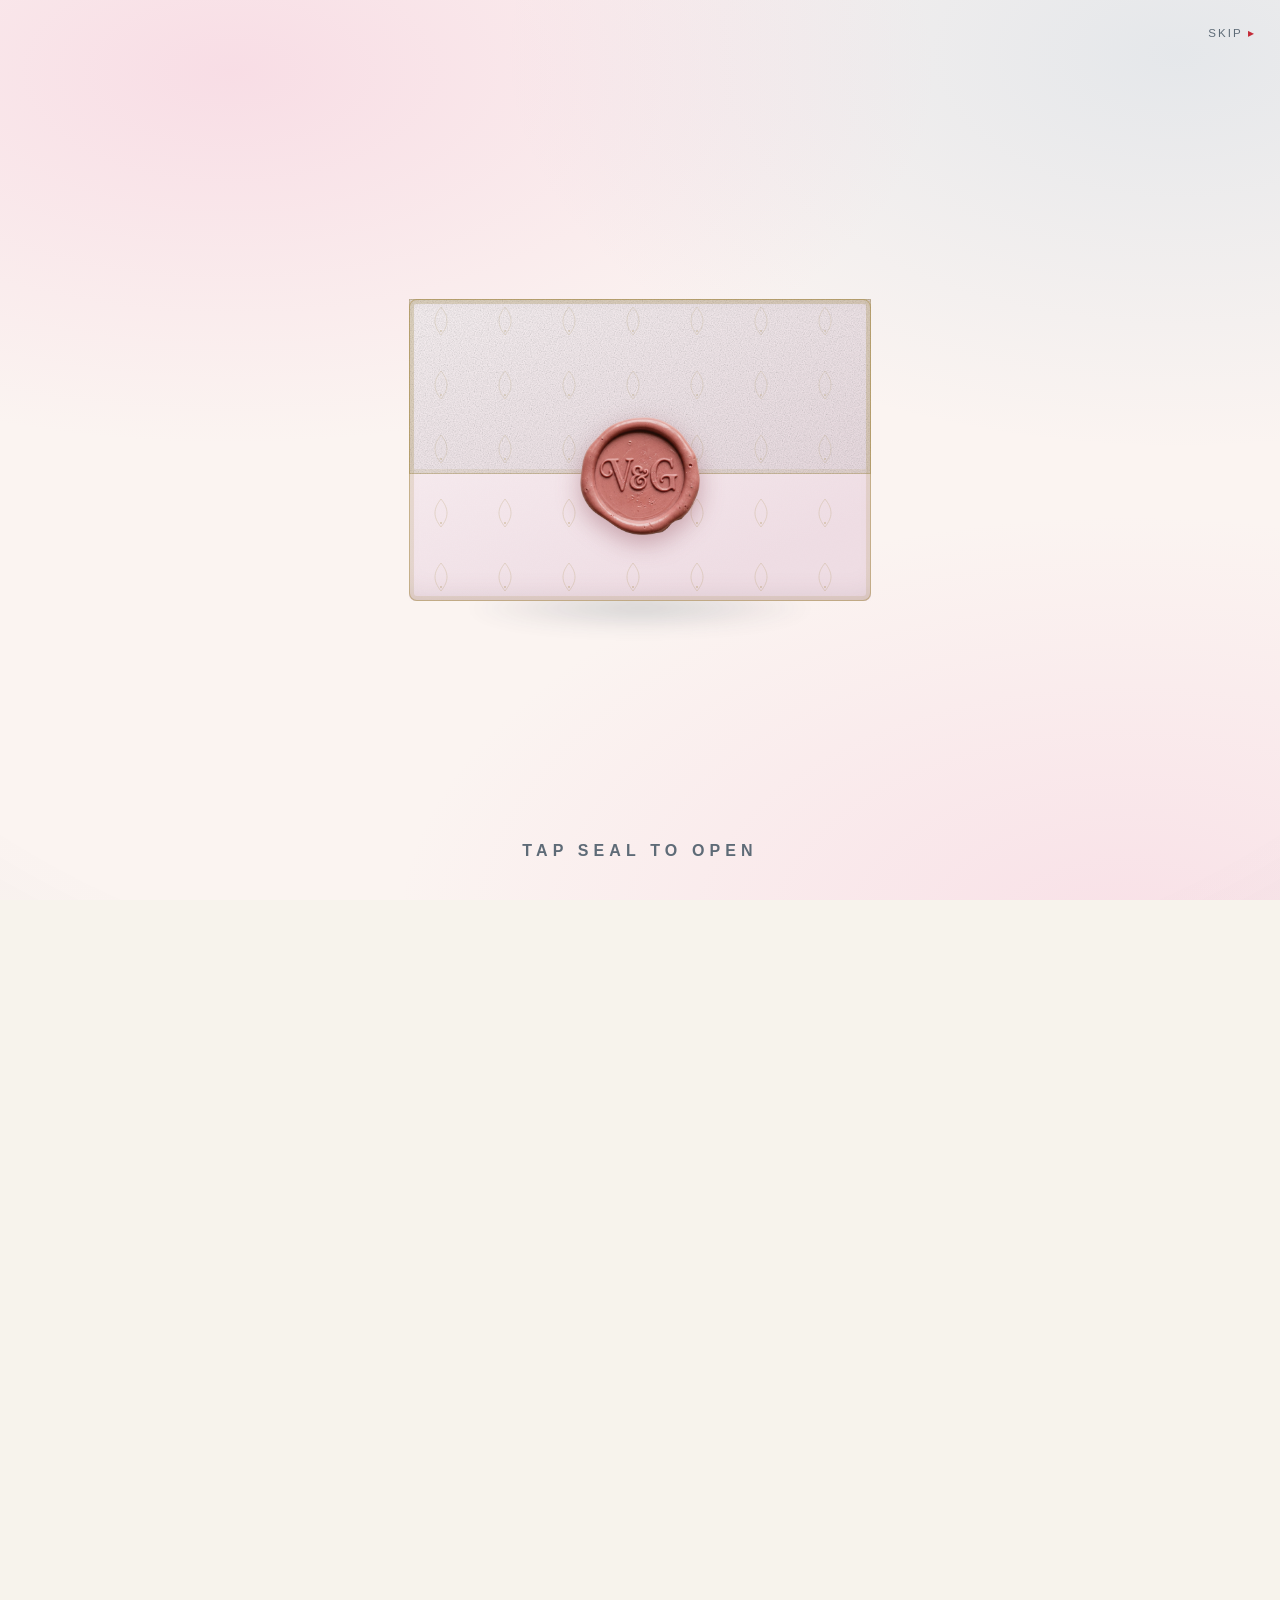
<file: index.html>
<!DOCTYPE html>
<html lang="en">
<head>
<meta charset="UTF-8">
<meta name="viewport" content="width=device-width, initial-scale=1.0">
<title>Vishu &amp; Gagan — Wedding Celebrations</title>
<meta name="description" content="Interactive itinerary for Gagan &amp; Vishu's Punjab wedding and Goa reception, December 2026.">
<script>
(function(){
  var t = null;
  try { t = localStorage.getItem('gv-theme'); } catch(e){}
  document.documentElement.setAttribute('data-theme', (t === 'light' || t === 'dark') ? t : 'light');
  if(!document.querySelector('meta[name="viewport"]')){
    var vp = document.createElement('meta');
    vp.name = 'viewport';
    vp.content = 'width=device-width, initial-scale=1.0';
    (document.head || document.documentElement).appendChild(vp);
  }
})();
</script>
<script>
/* Decide — before first paint — whether the opening animation plays.
   Plays once per browser session; skipped on reduced-motion.
   Force with ?intro in the URL, disable with ?nointro. */
(function(){
  try{
    var s = location.search;
    var force = /[?&]intro(=|&|$)/.test(s);
    var off = /[?&]nointro(=|&|$)/.test(s);
    var reduce = window.matchMedia && window.matchMedia('(prefers-reduced-motion: reduce)').matches;
    var seen = false; try{ seen = sessionStorage.getItem('gv-intro-seen')==='1'; }catch(e){}
    if(force || (!off && !reduce && !seen)){
      document.documentElement.classList.add('intro-playing');
    }
  }catch(e){}
})();
</script>
<link rel="stylesheet" href="styles.css">
<link rel="stylesheet" href="intro.css">
</head>
<body>

<!-- ===== Cinematic opening: unsealing the invitation ===== -->
<div class="intro" id="intro" role="dialog" aria-label="Opening the invitation">
  <canvas class="intro-dust" id="introDust" aria-hidden="true"></canvas>
  <div class="intro-vignette" aria-hidden="true"></div>
  <button class="intro-skip" id="introSkip" type="button">Skip <span>&#9656;</span></button>

  <div class="intro-camera">
    <div class="intro-stage" id="introStage">
      <div class="env" id="env">
        <div class="env-shadow" aria-hidden="true"></div>
        <div class="env-back" aria-hidden="true"></div>

        <div class="card" id="card">
          <svg class="card-floral tl" viewBox="0 0 100 100" fill="none" stroke="currentColor" stroke-width="1.4" stroke-linecap="round" aria-hidden="true">
            <path d="M14 86 C22 60 40 44 70 34"/>
            <path d="M70 34 C60 33 52 28 50 18 C60 20 68 26 70 34Z" fill="currentColor" stroke="none" opacity=".9"/>
            <path d="M50 55 C44 52 40 46 40 38 C48 41 52 47 52 55Z" fill="currentColor" stroke="none" opacity=".85"/>
            <path d="M34 70 C28 68 24 62 25 55 C32 58 35 64 35 70Z" fill="currentColor" stroke="none" opacity=".8"/>
            <circle cx="76" cy="30" r="2.4" fill="currentColor" stroke="none"/>
          </svg>
          <svg class="card-floral tr" viewBox="0 0 100 100" fill="none" stroke="currentColor" stroke-width="1.4" stroke-linecap="round" aria-hidden="true"><use href="#cf"/></svg>
          <svg class="card-floral bl" viewBox="0 0 100 100" fill="none" stroke="currentColor" stroke-width="1.4" stroke-linecap="round" aria-hidden="true"><use href="#cf"/></svg>
          <svg class="card-floral br" viewBox="0 0 100 100" fill="none" stroke="currentColor" stroke-width="1.4" stroke-linecap="round" aria-hidden="true"><use href="#cf"/></svg>

          <p class="card-mono">&#10022;</p>
          <p class="card-eyebrow">Together with their families</p>
          <h1 class="card-names">Vishu <span class="amp">&amp;</span> Gagan</h1>
          <p class="card-date">4 &ndash; 7 December &nbsp;&middot;&nbsp; 11 December 2026</p>
          <p class="card-loc">Punjab &middot; Goa</p>
        </div>

        <div class="env-front" aria-hidden="true">
          <span class="gold-edge"></span>
          <svg class="env-wreath" viewBox="0 0 200 100" preserveAspectRatio="none" fill="none" stroke="currentColor" stroke-width="1.8" stroke-linecap="round" aria-hidden="true">
            <path d="M100 92 C78 80 52 58 38 18"/>
            <path d="M100 92 C122 80 148 58 162 18"/>
            <path d="M82 70 C90 66 96 58 94 50 C86 52 80 60 80 68Z" fill="currentColor" stroke="none" opacity=".82"/>
            <path d="M64 48 C72 44 78 36 76 28 C68 30 62 38 62 46Z" fill="currentColor" stroke="none" opacity=".78"/>
            <path d="M46 28 C54 24 59 17 57 10 C49 12 44 19 44 26Z" fill="currentColor" stroke="none" opacity=".74"/>
            <path d="M118 70 C110 66 104 58 106 50 C114 52 120 60 120 68Z" fill="currentColor" stroke="none" opacity=".82"/>
            <path d="M136 48 C128 44 122 36 124 28 C132 30 138 38 138 46Z" fill="currentColor" stroke="none" opacity=".78"/>
            <path d="M154 28 C146 24 141 17 143 10 C151 12 156 19 156 26Z" fill="currentColor" stroke="none" opacity=".74"/>
            <circle cx="100" cy="90" r="1.8" fill="currentColor" stroke="none"/>
          </svg>
        </div>

        <!-- flap + wax seal share one hinge, so the seal lifts intact with the flap -->
        <div class="env-flap" id="flap" aria-hidden="true">
          <div class="flap-rot">
            <div class="flap-face out"></div>
            <div class="flap-face in">
              <svg class="liner" viewBox="0 0 240 130" preserveAspectRatio="xMidYMin slice" fill="none" stroke="currentColor" stroke-width="1.1" stroke-linecap="round">
                <path d="M20 26 C60 40 90 40 120 30 C150 40 180 40 220 26"/>
                <path d="M64 34 C60 28 60 22 64 17 M64 34 C68 28 68 22 64 17"/>
                <path d="M120 30 C116 23 116 17 120 12 M120 30 C124 23 124 17 120 12"/>
                <path d="M176 34 C172 28 172 22 176 17 M176 34 C180 28 180 22 176 17"/>
                <use href="#cf" transform="translate(105,-2) scale(.32)" opacity=".75"/>
                <use href="#cf" transform="translate(46,10) scale(-.24,.24)" opacity=".55"/>
                <use href="#cf" transform="translate(194,10) scale(.24)" opacity=".55"/>
              </svg>
            </div>
            <div class="seal" id="seal" aria-hidden="true">
              <img src="images/seal-trim.png" alt="">
            </div>
          </div>
        </div>
      </div>
    </div>
  </div>

  <p class="intro-hint" id="introHint">Tap Seal To Open</p>
</div>

<svg width="0" height="0" style="position:absolute" aria-hidden="true"><defs>
  <g id="cf">
    <path d="M14 86 C22 60 40 44 70 34"/>
    <path d="M70 34 C60 33 52 28 50 18 C60 20 68 26 70 34Z" fill="currentColor" stroke="none" opacity=".9"/>
    <path d="M50 55 C44 52 40 46 40 38 C48 41 52 47 52 55Z" fill="currentColor" stroke="none" opacity=".85"/>
    <path d="M34 70 C28 68 24 62 25 55 C32 58 35 64 35 70Z" fill="currentColor" stroke="none" opacity=".8"/>
    <circle cx="76" cy="30" r="2.4" fill="currentColor" stroke="none"/>
  </g>
  <g id="floral-corner" fill="none" stroke="currentColor" stroke-linecap="round">
    <path d="M12 12 C55 32 92 64 126 116" stroke-width="1.8"/>
    <path d="M12 12 C46 20 82 22 122 18" stroke-width="1.5"/>
    <path d="M12 12 C20 46 22 82 18 122" stroke-width="1.5"/>
    <path d="M44 34 C34 30 28 20 30 8 C42 12 48 22 48 34 Z" fill="currentColor" stroke="none" opacity=".82"/>
    <path d="M70 58 C61 53 56 43 58 32 C68 38 72 48 70 58 Z" fill="currentColor" stroke="none" opacity=".78"/>
    <path d="M96 86 C88 79 85 68 89 58 C98 66 100 77 96 86 Z" fill="currentColor" stroke="none" opacity=".74"/>
    <path d="M56 18 C54 9 57 3 66 0 C68 8 65 15 58 20 Z" fill="currentColor" stroke="none" opacity=".7"/>
    <path d="M86 16 C84 8 88 2 96 0 C98 8 94 14 88 18 Z" fill="currentColor" stroke="none" opacity=".68"/>
    <path d="M18 56 C9 54 3 57 0 66 C8 68 15 65 20 58 Z" fill="currentColor" stroke="none" opacity=".7"/>
    <path d="M16 86 C8 84 2 88 0 96 C8 98 14 94 18 88 Z" fill="currentColor" stroke="none" opacity=".68"/>
    <circle cx="128" cy="20" r="2" fill="currentColor" stroke="none" opacity=".7"/>
    <circle cx="20" cy="128" r="2" fill="currentColor" stroke="none" opacity=".7"/>
    <g transform="translate(126,116)" fill="var(--ground)" stroke="currentColor" stroke-width="1.3" opacity=".95">
      <ellipse cx="0" cy="-8" rx="4.4" ry="7"/>
      <g transform="rotate(72)"><ellipse cx="0" cy="-8" rx="4.4" ry="7"/></g>
      <g transform="rotate(144)"><ellipse cx="0" cy="-8" rx="4.4" ry="7"/></g>
      <g transform="rotate(216)"><ellipse cx="0" cy="-8" rx="4.4" ry="7"/></g>
      <g transform="rotate(288)"><ellipse cx="0" cy="-8" rx="4.4" ry="7"/></g>
      <circle r="2.8" fill="currentColor" stroke="none"/>
    </g>
  </g>
  <g id="leaf-divider" fill="none" stroke="currentColor" stroke-width="1.3" stroke-linecap="round">
    <path d="M22 13 H92"/>
    <path d="M138 13 H208"/>
    <path d="M92 13 C86 10 82 12 78 7 C84 5 89 8 92 13Z" fill="currentColor" stroke="none" opacity=".85"/>
    <path d="M92 13 C86 16 82 14 78 19 C84 21 89 18 92 13Z" fill="currentColor" stroke="none" opacity=".85"/>
    <path d="M138 13 C144 10 148 12 152 7 C146 5 141 8 138 13Z" fill="currentColor" stroke="none" opacity=".85"/>
    <path d="M138 13 C144 16 148 14 152 19 C146 21 141 18 138 13Z" fill="currentColor" stroke="none" opacity=".85"/>
    <g transform="translate(115,13)" fill="var(--ground)" stroke="currentColor" stroke-width="1.2" opacity=".95">
      <ellipse cx="0" cy="-5" rx="3.1" ry="5"/>
      <g transform="rotate(72)"><ellipse cx="0" cy="-5" rx="3.1" ry="5"/></g>
      <g transform="rotate(144)"><ellipse cx="0" cy="-5" rx="3.1" ry="5"/></g>
      <g transform="rotate(216)"><ellipse cx="0" cy="-5" rx="3.1" ry="5"/></g>
      <g transform="rotate(288)"><ellipse cx="0" cy="-5" rx="3.1" ry="5"/></g>
      <circle r="2" fill="currentColor" stroke="none"/>
    </g>
  </g>
</defs></svg>

<div class="progress-bar" id="progressBar"></div>
<canvas id="petalCanvas" aria-hidden="true"></canvas>

<button class="theme-toggle" id="themeToggle" type="button" aria-label="Switch between light and dark theme">
  <svg class="icon-sun" viewBox="0 0 24 24" fill="none" stroke="currentColor" stroke-width="1.8" stroke-linecap="round"><circle cx="12" cy="12" r="4"/><path d="M12 2v2M12 20v2M4.2 4.2l1.4 1.4M18.4 18.4l1.4 1.4M2 12h2M20 12h2M4.2 19.8l1.4-1.4M18.4 5.6l1.4-1.4"/></svg>
  <svg class="icon-moon" viewBox="0 0 24 24" fill="currentColor"><path d="M20 14.5A8.5 8.5 0 019.5 4 8.5 8.5 0 1020 14.5z"/></svg>
</button>

<div class="page">
  <header class="hero" id="top">
    <svg class="hero-motif" viewBox="0 0 800 800" preserveAspectRatio="xMidYMid slice" aria-hidden="true">
      <defs>
        <pattern id="motif" width="120" height="120" patternUnits="userSpaceOnUse">
          <path d="M60 10 C80 30 80 50 60 70 C40 50 40 30 60 10Z" fill="none" stroke="var(--primary)" stroke-width="0.6" opacity="0.35"/>
          <circle cx="60" cy="60" r="2" fill="var(--accent-soft)" opacity="0.4"/>
        </pattern>
      </defs>
      <rect width="800" height="800" fill="url(#motif)"/>
    </svg>
    <svg class="floral-corner tl" viewBox="0 0 170 170" aria-hidden="true"><use href="#floral-corner"/></svg>
    <svg class="floral-corner tr" viewBox="0 0 170 170" aria-hidden="true"><use href="#floral-corner"/></svg>
    <div class="hero-content">
      <div class="hero-duo">
        <div class="hero-cluster">
          <img class="cluster-photo cluster-a" src="images/3-trim.png" alt="Gagan kneeling to propose with a rose to Vishu">
          <img class="cluster-photo cluster-b" src="images/4-trim.png" alt="Vishu and Gagan smiling together at their floral mehendi arch">
          <img class="cluster-photo cluster-c" src="images/5-trim.png" alt="Vishu and Gagan in a warm embrace">
        </div>
      </div>
      <p class="hashtag-top">#SheDancedHeScored</p>
      <h1 class="couple-names">Vishu <span class="amp">&amp;</span> Gagan</h1>
      <p class="date-range">4 – 7 December &nbsp;·&nbsp; 11 December 2026</p>
      <p class="locations"><span>Punjab</span><span class="dot"></span><span>Goa</span></p>
      <div class="countdown" id="countdown" aria-live="polite">
        <div class="unit"><span class="num" id="cd-days">–</span><span class="lbl">Days</span></div>
        <div class="unit"><span class="num" id="cd-hours">–</span><span class="lbl">Hrs</span></div>
        <div class="unit"><span class="num" id="cd-mins">–</span><span class="lbl">Min</span></div>
        <div class="unit"><span class="num" id="cd-secs">–</span><span class="lbl">Sec</span></div>
      </div>
      <div class="hero-actions">
        <button class="btn primary" id="petalsBtn" type="button">Shower petals</button>
        <button class="btn" id="icsAllBtn" type="button">Add itinerary to calendar</button>
      </div>
      <a class="scroll-cue" href="#venues"><span>Begin the celebration</span><span class="chev"></span></a>
    </div>
  </header>

  <nav class="day-nav" aria-label="Jump to day">
    <div class="day-nav-inner" id="dayNavInner">
      <button data-target="#venues">Getting there</button>
      <button data-target="#day1">Fri 4 · Mehendi &amp; Sangeet</button>
      <button data-target="#day2">Sat 5 · Haldi &amp; Pheras</button>
      <button data-target="#day3">Sun 6 · Gurudwara &amp; Reception</button>
      <button data-target="#day4">Mon 7 · Farewell</button>
      <button data-target="#day5">Fri 11 · Goa</button>
      <button data-target="#dresscode">Dress code</button>
      <button data-target="#rsvp">RSVP</button>
    </div>
  </nav>

  <main>
    <section id="venues" class="section">
      <p class="eyebrow">Where it's happening</p>
      <h2>Two states, one celebration</h2>
      <p class="section-lead">A Punjabi wedding week in the fields of Punjab, and a Goan sunset reception by the sea.</p>
      <div class="venue-grid">
        <article class="venue-card punjab">
          <span class="venue-tag">4 – 7 December</span>
          <h3 class="venue-name">Firangi Pani Resort</h3>
          <p class="venue-loc">Kairpur Sheikan, Punjab</p>
          <div class="travel-rows">
            <div class="travel-row">
              <span><b>Mohali Intl. Airport</b> (Chandigarh) — 41.6 km, ~50 min by taxi/Uber</span>
            </div>
            <div class="travel-row">
              <span><b>Chandigarh Railway Station</b> — 45 km, ~1 hr by taxi/Uber</span>
            </div>
          </div>
          <p class="venue-note">All guests stay at the resort — every function happens on the property unless noted.</p>
          <div class="venue-map">
            <iframe title="Map to Firangi Pani Resort" src="https://maps.google.com/maps?q=The+Firangipani+Country+Resort&z=15&output=embed" loading="lazy" referrerpolicy="no-referrer-when-downgrade" allowfullscreen></iframe>
          </div>
          <a class="map-link" href="https://maps.app.goo.gl/4WE8b8ffaLZf8VpFA" target="_blank" rel="noopener">
            <svg viewBox="0 0 24 24" fill="none" stroke="currentColor" stroke-width="1.7"><path d="M12 21s-7-5.3-7-11a7 7 0 0114 0c0 5.7-7 11-7 11z"/><circle cx="12" cy="10" r="2.6"/></svg>
            View on Google Maps
          </a>
        </article>
        <article class="venue-card goa">
          <span class="venue-tag">11 December</span>
          <h3 class="venue-name">Mar Vista Beach House</h3>
          <p class="venue-loc">Copel Waddo, Sernabatim, Goa</p>
          <div class="travel-rows">
            <div class="travel-row">
              <span><b>Goa Intl. Airport</b> (Dabolim) — 27 km, ~40 min by taxi</span>
            </div>
            <div class="travel-row">
              <span><b>Manohar Intl. Airport</b> (Mopa) — 53 km, ~1 hr 20 min by taxi</span>
            </div>
            <div class="travel-row">
              <span><b>Madgaon (Margao) Railway Station</b> — 8 km, ~15–20 min by taxi</span>
            </div>
          </div>
          <div class="venue-map">
            <iframe title="Map to Mar Vista Beach House" src="https://maps.google.com/maps?q=Mar+Vista+Beach+House&z=15&output=embed" loading="lazy" referrerpolicy="no-referrer-when-downgrade" allowfullscreen></iframe>
          </div>
          <a class="map-link" href="https://maps.app.goo.gl/1qraVx649sPZk7Wv9" target="_blank" rel="noopener">
            <svg viewBox="0 0 24 24" fill="none" stroke="currentColor" stroke-width="1.7"><path d="M12 21s-7-5.3-7-11a7 7 0 0114 0c0 5.7-7 11-7 11z"/><circle cx="12" cy="10" r="2.6"/></svg>
            View on Google Maps
          </a>
        </article>
      </div>
    </section>

    <section id="day1" class="day-section punjab-tex">
      <div class="day-head">
        <div class="day-head-text"><span class="day-date">Friday</span><h2>4th December 2026</h2></div>
        <button class="ics-btn" data-day="1" type="button">
          <svg viewBox="0 0 24 24" fill="none" stroke="currentColor" stroke-width="1.6"><rect x="3" y="5" width="18" height="16" rx="2"/><path d="M3 10h18M8 3v4M16 3v4M12 14v4M10 16h4"/></svg>
          Add to calendar
        </button>
      </div>
      <ol class="timeline">
        <li class="event">
          <span class="time-label">Morning</span>
          <div class="event-body"><h3>Guest check-in</h3><p class="sub">Arrive whenever suits you — the resort welcomes you all morning.</p></div>
        </li>
        <li class="event">
          <time>10–12 PM</time>
          <div class="event-body"><h3>Welcome snacks &amp; refreshments</h3></div>
        </li>
        <li class="event highlight">
          <time>11:00 AM</time>
          <div class="event-body">
            <h3>Ishq ki Mehendi</h3>
            <ul>
              <li>Mehendi artists for every guest</li>
              <li>Family &amp; friends photoshoots</li>
              <li>Music and celebration</li>
            </ul>
            <div class="dress-chip pink-orange"><span class="swirl"></span>Pink &amp; orange florals · any Indian wear</div>
          </div>
        </li>
        <li class="event">
          <time>1:00 PM</time>
          <div class="event-body"><h3>Lunch</h3></div>
        </li>
        <li class="event highlight">
          <time>7:00 PM</time>
          <div class="event-body">
            <h3>Nach baliye - Gidda te bhangra</h3>
            <ul>
              <li>DJ &amp; music</li>
              <li>Dance performances</li>
              <li>Family entertainment</li>
            </ul>
            <p class="sub">Dinner follows the performances.</p>
            <div class="dress-chip lavender"><span class="swirl"></span>Purple &amp; lavender · Punjabi attire</div>
            <details class="dresscode-detail">
              <summary>Full dress code</summary>
              <div class="dd-body">
                <b>Girls</b> — Punjabi suit, sharara, garara, parandi (encouraged)<br>
                <b>Boys</b> — kurta pajama, turban (optional)
              </div>
            </details>
          </div>
        </li>
      </ol>
    </section>

    <section id="day2" class="day-section punjab-tex">
      <div class="day-head">
        <div class="day-head-text"><span class="day-date">Saturday</span><h2>5th December 2026</h2></div>
        <button class="ics-btn" data-day="2" type="button">
          <svg viewBox="0 0 24 24" fill="none" stroke="currentColor" stroke-width="1.6"><rect x="3" y="5" width="18" height="16" rx="2"/><path d="M3 10h18M8 3v4M16 3v4M12 14v4M10 16h4"/></svg>
          Add to calendar
        </button>
      </div>
      <ol class="timeline">
        <li class="event">
          <time>8:00 AM</time>
          <div class="event-body"><h3>Breakfast</h3><p class="sub">For all guests staying at the resort.</p></div>
        </li>
        <li class="event highlight">
          <time>10:00 AM</time>
          <div class="event-body">
            <h3>Sunehri subha with shagun ki Haldi</h3>
            <ul>
              <li>Traditional haldi ceremony</li>
              <li>Hindu rituals and pooja</li>
              <li>Family photoshoots</li>
              <li>Music (no DJ)</li>
            </ul>
            <div class="dress-chip redblue"><span class="swirl"></span>Floral red &amp; blue · any Indian wear</div>
          </div>
        </li>
        <li class="event">
          <time>1:00 PM</time>
          <div class="event-body"><h3>Lunch</h3></div>
        </li>
        <li class="event highlight">
          <time>5:00 PM</time>
          <div class="event-body">
            <h3>Saath Vachan - Rishton ki Kasam </h3>
            <div class="dress-chip anycolor"><span class="swirl"></span>Any colour</div>
            <details class="dresscode-detail">
              <summary>Full dress code</summary>
              <div class="dd-body"><b>Girls</b> — saree &nbsp;·&nbsp; <b>Boys</b> — kurta</div>
            </details>
          </div>
        </li>
        <li class="event">
          <time>8:00 PM</time>
          <div class="event-body"><h3>Dinner</h3></div>
        </li>
      </ol>
    </section>

    <section id="day3" class="day-section punjab-tex">
      <div class="day-head">
        <div class="day-head-text"><span class="day-date">Sunday</span><h2>6th December 2026</h2></div>
        <button class="ics-btn" data-day="3" type="button">
          <svg viewBox="0 0 24 24" fill="none" stroke="currentColor" stroke-width="1.6"><rect x="3" y="5" width="18" height="16" rx="2"/><path d="M3 10h18M8 3v4M16 3v4M12 14v4M10 16h4"/></svg>
          Add to calendar
        </button>
      </div>
      <ol class="timeline">
        <li class="event">
          <time>7:00 AM</time>
          <div class="event-body"><h3>Early breakfast</h3></div>
        </li>
        <li class="event highlight">
          <time>9:00 AM</time>
          <div class="event-body">
            <h3>Gurudwara ceremony (Lava ceremony)</h3>
            <div class="dress-chip anycolor"><span class="swirl"></span>Any colour · modest Indian wear</div>
            <p class="sub">Please ensure your head and body are appropriately covered while attending the Gurudwara.</p>
          </div>
        </li>
        <li class="event highlight">
          <time>1:00 PM</time>
          <div class="event-body">
            <h3>Bandhan & Blessing - The grand celebration </h3>
            <ul>
              <li>Bride &amp; groom entry</li>
              <li>DJ &amp; dhol</li>
              <li>Dance performances</li>
              <li>Lunch &amp; evening snacks</li>
            </ul>
            <div class="dress-chip pastel"><span class="swirl"></span>Pastel colours · any Indian wear</div>
          </div>
        </li>
        <li class="event highlight">
          <time>6:00 PM</time>
          <div class="event-body">
            <h3>Bidaai</h3>
            <p class="sub">Followed by traditional rituals at the groom's residence. Guests from the bride's side staying overnight may check out on 7th December.</p>
          </div>
        </li>
      </ol>
    </section>

    <section id="day4" class="day-section punjab-tex">
      <div class="day-head">
        <div class="day-head-text"><span class="day-date">Monday</span><h2>7th December 2026</h2></div>
      </div>
      <ol class="timeline">
        <li class="event">
          <span class="time-label">Morning</span>
          <div class="event-body"><h3>Breakfast &amp; final check-out</h3><p class="sub">For all guests staying at the resort.</p></div>
        </li>
        <li class="event highlight">
          <span class="time-label">Lunch</span>
          <div class="event-body">
            <h3>Family lunch</h3>
            <p class="sub">The bride's side family and friends are invited. Wish to explore Chandigarh? Extend your stay — those travelling back can join lunch before departure.</p>
          </div>
        </li>
      </ol>
    </section>

    <section id="day5" class="day-section goa-tex">
      <div class="day-head">
        <div class="day-head-text"><span class="day-date">Friday</span><h2>11th December 2026 · Goa</h2></div>
        <button class="ics-btn" data-day="5" type="button">
          <svg viewBox="0 0 24 24" fill="none" stroke="currentColor" stroke-width="1.6"><rect x="3" y="5" width="18" height="16" rx="2"/><path d="M3 10h18M8 3v4M16 3v4M12 14v4M10 16h4"/></svg>
          Add to calendar
        </button>
      </div>
      <ol class="timeline">
        <li class="event highlight">
          <time>5:30 PM</time>
          <div class="event-body">
            <h3>Cheers & Chamak - Mehfil by the Sea</h3>
            <ul>
              <li>Bride's sunset entry</li>
              <li>Tea, coffee &amp; snacks</li>
              <li>Dance performances &amp; DJ</li>
              <li>Dinner, entertainment &amp; celebration</li>
            </ul>
            <div class="dress-chip pastel"><span class="swirl"></span>Pastel colours · party wear</div>
            <p class="sub">Mar Vista Beach House, CopelWaddo, Sernabatim, Goa 403708</p>
          </div>
        </li>
      </ol>
    </section>

    <section id="dresscode" class="section">
      <p class="eyebrow">Quick reference</p>
      <h2>Dress code, at a glance</h2>
      <p class="section-lead">Seven functions, seven palettes — a snapshot before you pack.</p>
      <div class="swatch-grid">
        <div class="swatch-card">
          <span class="swatch" style="background:linear-gradient(135deg,var(--primary),#F0BE8E);"></span>
          <span class="sc-date">4 Dec · Mehendi</span>
          <span class="sc-title">Pink &amp; orange</span>
          <span class="sc-note">Any Indian wear</span>
        </div>
        <div class="swatch-card">
          <span class="swatch" style="background:linear-gradient(135deg,var(--lavender),#E2D3F0);"></span>
          <span class="sc-date">4 Dec · Sangeet</span>
          <span class="sc-title">Purple &amp; lavender</span>
          <span class="sc-note">Punjabi theme</span>
        </div>
        <div class="swatch-card">
          <span class="swatch" style="background:linear-gradient(135deg,var(--accent-pop),var(--secondary));"></span>
          <span class="sc-date">5 Dec · Haldi</span>
          <span class="sc-title">Red &amp; blue florals</span>
          <span class="sc-note">Any Indian wear</span>
        </div>
        <div class="swatch-card">
          <span class="swatch" style="background:conic-gradient(var(--primary),var(--accent-pop),var(--secondary),var(--lavender),var(--primary));"></span>
          <span class="sc-date">5 Dec · Pheras</span>
          <span class="sc-title">Any colour</span>
          <span class="sc-note">Saree / kurta</span>
        </div>
        <div class="swatch-card">
          <span class="swatch" style="background:linear-gradient(135deg,#F2ECE6,#D6C9BD);"></span>
          <span class="sc-date">6 Dec · Gurudwara</span>
          <span class="sc-title">Any colour</span>
          <span class="sc-note">Modest, head covered</span>
        </div>
        <div class="swatch-card">
          <span class="swatch" style="background:linear-gradient(135deg,var(--accent-soft),var(--primary),var(--secondary));"></span>
          <span class="sc-date">6 Dec · Punjab reception</span>
          <span class="sc-title">Pastels</span>
          <span class="sc-note">Any Indian wear</span>
        </div>
        <div class="swatch-card">
          <span class="swatch" style="background:linear-gradient(135deg,var(--secondary),var(--accent-soft),var(--primary));"></span>
          <span class="sc-date">11 Dec · Goa</span>
          <span class="sc-title">Pastels</span>
          <span class="sc-note">Party wear</span>
        </div>
      </div>
    </section>

    <section class="section">
      <p class="eyebrow">Good to know</p>
      <h2>A few extra notes</h2>
      <div class="extras-grid" style="margin-top:2rem;">
        <article class="extra-card">
          <h3>Makeup &amp; styling (Punjab)</h3>
          <p>Makeup artists and saree-draping contacts will be shared on WhatsApp — book directly with them. Keen on a parandi? Let us know in advance so one can be arranged.</p>
        </article>
        <article class="extra-card">
          <h3>Dance performances</h3>
          <p>A WhatsApp group is forming for anyone dancing in Punjab or Goa. Join in to coordinate rehearsals and run-throughs with the choreographers.</p>
        </article>
      </div>
    </section>

    <section id="rsvp" class="section">
      <h2>Kindly Respond</h2>
      <div class="extras-grid" style="margin-top:2rem;">
        <article class="extra-card">
          <p>To all our friends & family, please consider this our personal invitation. 
          We can’t wait to celebrate these special moments with you! ❤️</p>
        </article>
      </div>

      <h3 style="margin-top:2rem;margin-bottom:1.2rem;">Punjab Celebrations</h3>
      <div id="rsvp" class="rsvp-card">
        
        <p>All guests  are requested to confirm their attendance at the earliest convenience (to punjab).
Your confirmation will help us finalize:</p>
        <ul class="rsvp-list">
          <li>Resort room bookings</li>
          <li>Transportation planning</li>
          <li>Catering arrangements</li>
          <li>Event logistics</li>
        </ul>
        <p class="rsvp-note">Stay is arranged for all guest traveling to Punjab for 3 nights further discussions will be held on WhatsApp groups after confirmations.</p>
      </div>
      <form class="rsvp-form" id="rsvpForm" novalidate>
        <h3 class="eyebrow">RSVP for Punjab</h3>
        <div class="form-grid">
          <label class="form-field">
            <span>Name</span>
            <input type="text" name="name" autocomplete="name" required>
          </label>
          <label class="form-field">
            <span>Contact number</span>
            <input type="tel" name="contact" autocomplete="tel" required>
          </label>
        </div>

        <fieldset class="form-field form-field-full radio-fieldset">
          <legend>Will you be joining us?</legend>
          <div class="radio-row">
            <label class="radio-pill"><input type="radio" name="response" value="Yes" required><span>Yes</span></label>
            <label class="radio-pill"><input type="radio" name="response" value="No"><span>No</span></label>
          </div>
        </fieldset>

        <div class="rsvp-yes-fields" id="rsvpYesFields" hidden>
          <div class="form-grid">
            <label class="form-field">
              <span>Number of guests from your family</span>
              <input type="number" name="numGuests" min="1" step="1" required>
            </label>
            <label class="form-field">
              <span>Number of nights staying</span>
              <input type="number" name="numNights" min="0" step="1" required>
            </label>
          </div>
          <label class="form-field form-field-full">
            <span>Names &amp; ages of all guests</span>
            <textarea name="guestDetails" rows="2" placeholder="e.g. Aman Singh (34), Simran Kaur (30), Aryan (6)"></textarea>
          </label>
          <div class="form-grid">
            <label class="form-field">
              <span>Arrival date</span>
              <input type="date" name="arrivalDate" required>
            </label>
            <label class="form-field">
              <span>Departure date</span>
              <input type="date" name="departureDate" required>
            </label>
          </div>
          <div class="form-grid">
            <label class="form-field">
              <span>Mode of travel</span>
              <select name="travelMode" id="travelMode">
                <option value="">Select one</option>
                <option value="Flight">Flight</option>
                <option value="Train">Train</option>
                <option value="Car">Car</option>
              </select>
            </label>
            <label class="form-field" id="travelNumberField">
              <span>Flight / train number</span>
              <input type="text" name="travelNumber" placeholder="e.g. 6E 204">
            </label>
          </div>
          <div class="form-grid">
            <label class="form-field">
              <span>Food preference</span>
              <select name="foodPreference">
                <option value="">Select one</option>
                <option>Vegetarian</option>
                <option>Non-vegetarian</option>
                <option>Vegan</option>
                <option>Jain</option>
                <option>Other</option>
              </select>
            </label>
          </div>
          <label class="form-field form-field-full">
            <span>Any special requirements</span>
            <textarea name="specialRequirements" rows="2" placeholder="Allergies, accessibility needs, anything else we should know"></textarea>
          </label>
        </div>

        <label class="form-field form-field-full">
          <span>A note for the bride and groom</span>
          <textarea name="noteForCouple" rows="3" placeholder="Share your wishes, favorite memories, or anything you'd like to say to Vishu & Gagan"></textarea>
        </label>

        <div class="form-submit-row">
          <button type="submit" class="btn primary" id="rsvpSubmit">Send RSVP</button>
          <p class="form-status" id="rsvpStatus" role="status" aria-live="polite"></p>
        </div>
      </form>
 
      <h3 style="margin-top:2rem;margin-bottom:1.2rem;">Goa celebration</h3>
      <div id="rsvp-goa" class="rsvp-card">
        <p>If you're joining us for the sunset reception in Goa on 11 December, please confirm your attendance below.</p>
      </div>
      <form class="rsvp-form" id="rsvpGoaForm" novalidate>
        <h3 class="eyebrow">RSVP for Goa</h3>
        <div class="form-grid">
          <label class="form-field">
            <span>Name</span>
            <input type="text" name="name" autocomplete="name" required>
          </label>
          <label class="form-field">
            <span>Contact number</span>
            <input type="tel" name="contact" autocomplete="tel" required>
          </label>
        </div>

        <fieldset class="form-field form-field-full radio-fieldset">
          <legend>Will you be joining us in Goa?</legend>
          <div class="radio-row">
            <label class="radio-pill"><input type="radio" name="response" value="Yes" required><span>Yes</span></label>
            <label class="radio-pill"><input type="radio" name="response" value="No"><span>No</span></label>
          </div>
        </fieldset>

        <div class="form-grid" id="rsvpGoaGuestsField" style="display:none;">
          <label class="form-field">
            <span>Number of guests</span>
            <input type="number" name="numGuests" min="1" step="1" required>
          </label>
        </div>

        <label class="form-field form-field-full">
          <span>A note for the bride and groom</span>
          <textarea name="noteForCouple" rows="3" placeholder="Share your wishes, favorite memories, or anything you'd like to say to Vishu & Gagan"></textarea>
        </label>

        <div class="form-submit-row">
          <button type="submit" class="btn primary" id="rsvpGoaSubmit">Send RSVP</button>
          <p class="form-status" id="rsvpGoaStatus" role="status" aria-live="polite"></p>
        </div>
      </form>
    </section>

    <section class="section">
      <p class="eyebrow">Need help?</p>
      <h3>Contact for coordination</h3>
      <div style="background:white;padding:2rem;border-radius:8px;box-shadow:0 2px 8px rgba(43,30,40,0.1);">
        <p style="font-size:1.1rem;margin-bottom:0.5rem;">
          <strong>Vidhit Kankonkar</strong>
        </p>
        <p style="font-size:1rem;color:#5E6B77;">
          <a href="tel:+919923853578" style="color:#71A5C8;text-decoration:none;">+91 99238 53578</a>
        </p>
        <p style="font-size:0.95rem;color:#5E6B77;margin-top:1rem;">
          For any queries, coordination, or assistance with your RSVP and travel arrangements.
        </p>
      </div>
    </section>

    <section class="section note-section" style="border-bottom:none;">
      <div class="note-photo-frame">
        <img src="images/2-trim.png" alt="Gagan and Vishu celebrating with arms raised at their floral mehendi arch, in a heart frame">
      </div>
      <svg class="leaf-divider" viewBox="0 0 230 26" aria-hidden="true"><use href="#leaf-divider"/></svg>
      <blockquote>
        "This is not just a wedding — it is an opportunity for all of us to come together, celebrate, laugh, dance, and create unforgettable memories. A beautiful blend of Punjabi and Goan traditions awaits, and we truly hope you will be part of it."
        <span class="cite">Vishu &amp; Gagan</span>
      </blockquote>
    </section>
  </main>

  <footer class="footer">
    <svg class="floral-corner bl" viewBox="0 0 170 170" aria-hidden="true"><use href="#floral-corner"/></svg>
    <svg class="floral-corner br" viewBox="0 0 170 170" aria-hidden="true"><use href="#floral-corner"/></svg>
    <svg class="leaf-divider" viewBox="0 0 230 26" aria-hidden="true"><use href="#leaf-divider"/></svg>
    <p class="footer-names">Vishu <span class="amp">&amp;</span> Gagan</p>
    <p>With love ❤️</p>
    <p class="footer-hash">#SheDancedHeScored</p>
  </footer>
</div>

<script>
(function(){
  var reduceMotion = window.matchMedia('(prefers-reduced-motion: reduce)').matches;

  // theme toggle
  var root = document.documentElement;
  var themeToggle = document.getElementById('themeToggle');
  var savedTheme = null;
  try { savedTheme = localStorage.getItem('gv-theme'); } catch(e) {}
  root.setAttribute('data-theme', (savedTheme === 'light' || savedTheme === 'dark') ? savedTheme : 'light');
  themeToggle.addEventListener('click', function(){
    var current = root.getAttribute('data-theme') || 'light';
    var next = current === 'dark' ? 'light' : 'dark';
    root.setAttribute('data-theme', next);
    try { localStorage.setItem('gv-theme', next); } catch(e) {}
  });

  // RSVP form
  var RSVP_ENDPOINT_URL = 'https://script.google.com/macros/s/AKfycby_Q3EmX3-aSc56OrrTgLwxKPJYEctlQfGdDlPr22jNPTuTJBKj_KX4BxX4CBvWJSjNZg/exec';
  var rsvpForm = document.getElementById('rsvpForm');
  var rsvpYesFields = document.getElementById('rsvpYesFields');
  var travelNumberField = document.getElementById('travelNumberField');
  var travelModeSelect = document.getElementById('travelMode');
  var rsvpStatus = document.getElementById('rsvpStatus');
  var rsvpSubmit = document.getElementById('rsvpSubmit');

  function updateYesFieldsVisibility(){
    var checked = rsvpForm.querySelector('input[name="response"]:checked');
    var isYes = checked && checked.value === 'Yes';
    rsvpYesFields.hidden = !isYes;
    Array.prototype.forEach.call(rsvpYesFields.querySelectorAll('input,select,textarea'), function(el){
      el.disabled = !isYes;
    });
  }
  Array.prototype.forEach.call(rsvpForm.querySelectorAll('input[name="response"]'), function(radio){
    radio.addEventListener('change', updateYesFieldsVisibility);
  });

  function updateTravelNumberVisibility(){
    travelNumberField.style.display = (travelModeSelect.value === 'Car') ? 'none' : '';
  }
  travelModeSelect.addEventListener('change', updateTravelNumberVisibility);

  function validatePhoneNumber(phone){
    // Remove all non-digit characters
    var digitsOnly = phone.replace(/[^\d]/g, '');
    // Check if at least 10 digits remain
    return digitsOnly.length >= 10;
  }

  function updateFormButton(form, submitBtn){
    // Check if all required fields are filled and valid
    var nameInput = form.querySelector('input[name="name"]');
    var contactInput = form.querySelector('input[name="contact"]');
    var responseInput = form.querySelector('input[name="response"]:checked');

    var isNameValid = nameInput && nameInput.value && nameInput.value.trim().length > 0;
    var isContactValid = contactInput && contactInput.value && validatePhoneNumber(contactInput.value);
    var isResponseValid = responseInput && responseInput.value;

    var isConditionalValid = true;
    if(isResponseValid && responseInput.value === 'Yes'){
      // Check conditional required fields
      var numGuestsInput = form.querySelector('input[name="numGuests"]');
      var numNightsInput = form.querySelector('input[name="numNights"]');
      var arrivalDateInput = form.querySelector('input[name="arrivalDate"]');
      var departureDateInput = form.querySelector('input[name="departureDate"]');

      if(numGuestsInput) isConditionalValid = isConditionalValid && (numGuestsInput.value && numGuestsInput.value.length > 0);
      if(numNightsInput) isConditionalValid = isConditionalValid && (numNightsInput.value && numNightsInput.value.length > 0);
      if(arrivalDateInput) isConditionalValid = isConditionalValid && (arrivalDateInput.value && arrivalDateInput.value.length > 0);
      if(departureDateInput) isConditionalValid = isConditionalValid && (departureDateInput.value && departureDateInput.value.length > 0);
    }

    submitBtn.disabled = !(isNameValid && isContactValid && isResponseValid && isConditionalValid);
  }

  // Set initial button state for Punjab form
  updateFormButton(rsvpForm, rsvpSubmit);

  // Update button state on any input change
  Array.prototype.forEach.call(rsvpForm.querySelectorAll('input[name="name"], input[name="contact"], input[name="response"], input[name="numGuests"], input[name="numNights"], input[name="arrivalDate"], input[name="departureDate"]'), function(input){
    input.addEventListener('input', function(){ updateFormButton(rsvpForm, rsvpSubmit); });
    input.addEventListener('change', function(){ updateFormButton(rsvpForm, rsvpSubmit); });
  });

  rsvpForm.addEventListener('submit', function(e){
    e.preventDefault();
    if(!rsvpForm.checkValidity()){
      rsvpForm.reportValidity();
      return;
    }
    var contactInput = rsvpForm.querySelector('input[name="contact"]');
    if(!validatePhoneNumber(contactInput.value)){
      alert('Please enter a valid contact number (at least 10 digits)');
      return;
    }

    var fd = new FormData(rsvpForm);
    var data = {};
    fd.forEach(function(value, key){ data[key] = value; });
    data.submittedAt = new Date().toISOString();
    data.sheet = 'Punjab';

    if(RSVP_ENDPOINT_URL.indexOf('PASTE_YOUR') === 0){
      rsvpStatus.textContent = 'RSVP form is not yet connected to a sheet — see setup instructions.';
      rsvpStatus.className = 'form-status error';
      return;
    }

    rsvpSubmit.disabled = true;
    rsvpStatus.textContent = 'Sending your RSVP…';
    rsvpStatus.className = 'form-status';

    fetch(RSVP_ENDPOINT_URL, {
      method: 'POST',
      mode: 'no-cors',
      headers: {'Content-Type': 'text/plain;charset=utf-8'},
      body: JSON.stringify(data)
    }).then(function(){
      rsvpStatus.textContent = 'Thank you! Your RSVP has been received.';
      rsvpStatus.className = 'form-status success';
      rsvpForm.reset();
      updateYesFieldsVisibility();
      rsvpSubmit.disabled = false;
    }).catch(function(){
      rsvpStatus.textContent = 'Something went wrong sending your RSVP. Please check your connection and try again.';
      rsvpStatus.className = 'form-status error';
      rsvpSubmit.disabled = false;
    });
  });

  // Goa RSVP form
  var rsvpGoaForm = document.getElementById('rsvpGoaForm');
  var rsvpGoaStatus = document.getElementById('rsvpGoaStatus');
  var rsvpGoaSubmit = document.getElementById('rsvpGoaSubmit');

  // Handle Goa guests field visibility
  var rsvpGoaGuestsField = document.getElementById('rsvpGoaGuestsField');
  var rsvpGoaGuestsInput = rsvpGoaGuestsField.querySelector('input[name="numGuests"]');

  function updateGoaGuestsFieldVisibility(){
    var checked = rsvpGoaForm.querySelector('input[name="response"]:checked');
    var isYes = checked && checked.value === 'Yes';
    rsvpGoaGuestsField.style.display = isYes ? '' : 'none';
    rsvpGoaGuestsInput.disabled = !isYes;
    if(!isYes){
      rsvpGoaGuestsInput.value = '';
    }
  }

  Array.prototype.forEach.call(rsvpGoaForm.querySelectorAll('input[name="response"]'), function(radio){
    radio.addEventListener('change', updateGoaGuestsFieldVisibility);
  });

  // Set initial button state for Goa form
  updateFormButton(rsvpGoaForm, rsvpGoaSubmit);

  // Update button state on any input change
  Array.prototype.forEach.call(rsvpGoaForm.querySelectorAll('input[name="name"], input[name="contact"], input[name="numGuests"], input[name="response"]'), function(input){
    input.addEventListener('input', function(){ updateFormButton(rsvpGoaForm, rsvpGoaSubmit); });
    input.addEventListener('change', function(){ updateFormButton(rsvpGoaForm, rsvpGoaSubmit); updateGoaGuestsFieldVisibility(); });
  });

  rsvpGoaForm.addEventListener('submit', function(e){
    e.preventDefault();
    if(!rsvpGoaForm.checkValidity()){
      rsvpGoaForm.reportValidity();
      return;
    }
    var contactInput = rsvpGoaForm.querySelector('input[name="contact"]');
    if(!validatePhoneNumber(contactInput.value)){
      alert('Please enter a valid contact number (at least 10 digits)');
      return;
    }
    var responseInput = rsvpGoaForm.querySelector('input[name="response"]:checked');
    if(responseInput && responseInput.value === 'Yes'){
      if(!rsvpGoaGuestsInput.value || rsvpGoaGuestsInput.value < 1){
        alert('Please enter the number of guests');
        return;
      }
    }

    var fd = new FormData(rsvpGoaForm);
    var data = {};
    fd.forEach(function(value, key){ data[key] = value; });
    data.submittedAt = new Date().toISOString();
    data.sheet = 'Goa';

    if(RSVP_ENDPOINT_URL.indexOf('PASTE_YOUR') === 0){
      rsvpGoaStatus.textContent = 'RSVP form is not yet connected to a sheet — see setup instructions.';
      rsvpGoaStatus.className = 'form-status error';
      return;
    }

    rsvpGoaSubmit.disabled = true;
    rsvpGoaStatus.textContent = 'Sending your RSVP…';
    rsvpGoaStatus.className = 'form-status';

    fetch(RSVP_ENDPOINT_URL, {
      method: 'POST',
      mode: 'no-cors',
      headers: {'Content-Type': 'text/plain;charset=utf-8'},
      body: JSON.stringify(data)
    }).then(function(){
      rsvpGoaStatus.textContent = 'Thank you! Your RSVP has been received.';
      rsvpGoaStatus.className = 'form-status success';
      rsvpGoaForm.reset();
      rsvpGoaSubmit.disabled = false;
    }).catch(function(){
      rsvpGoaStatus.textContent = 'Something went wrong sending your RSVP. Please check your connection and try again.';
      rsvpGoaStatus.className = 'form-status error';
      rsvpGoaSubmit.disabled = false;
    });
  });

  // progress bar
  var bar = document.getElementById('progressBar');
  function updateProgress(){
    var h = document.documentElement;
    var scrolled = (h.scrollTop) / (h.scrollHeight - h.clientHeight) * 100;
    bar.style.width = (scrolled || 0) + '%';
  }
  document.addEventListener('scroll', updateProgress, {passive:true});
  updateProgress();

  // countdown to 4 Dec 2026, 00:00 IST
  var target = new Date('2026-12-04T00:00:00+05:30').getTime();
  function tick(){
    var now = Date.now();
    var diff = Math.max(0, target - now);
    var d = Math.floor(diff/86400000);
    var h = Math.floor(diff/3600000)%24;
    var m = Math.floor(diff/60000)%60;
    var s = Math.floor(diff/1000)%60;
    document.getElementById('cd-days').textContent = d;
    document.getElementById('cd-hours').textContent = String(h).padStart(2,'0');
    document.getElementById('cd-mins').textContent = String(m).padStart(2,'0');
    document.getElementById('cd-secs').textContent = String(s).padStart(2,'0');
  }
  tick();
  setInterval(tick, 1000);

  // day nav: smooth scroll + active state
  var navButtons = Array.prototype.slice.call(document.querySelectorAll('.day-nav button'));
  navButtons.forEach(function(btn){
    btn.addEventListener('click', function(){
      var el = document.querySelector(btn.getAttribute('data-target'));
      if(el){ el.scrollIntoView({behavior: reduceMotion ? 'auto' : 'smooth', block:'start'}); }
    });
  });
  var sections = navButtons.map(function(btn){ return document.querySelector(btn.getAttribute('data-target')); }).filter(Boolean);
  if('IntersectionObserver' in window){
    var obs = new IntersectionObserver(function(entries){
      entries.forEach(function(entry){
        var idx = sections.indexOf(entry.target);
        if(idx === -1) return;
        if(entry.isIntersecting){
          navButtons.forEach(function(b){ b.classList.remove('active'); });
          navButtons[idx].classList.add('active');
          var navInner = document.getElementById('dayNavInner');
          var btn = navButtons[idx];
          var targetLeft = btn.offsetLeft - (navInner.clientWidth - btn.offsetWidth) / 2;
          navInner.scrollTo({left: Math.max(0, targetLeft), behavior: 'auto'});
        }
      });
    }, {rootMargin:'-40% 0px -50% 0px'});
    sections.forEach(function(s){ obs.observe(s); });
  }

  // scroll cue anchor smooth scroll
  document.querySelectorAll('a.scroll-cue').forEach(function(a){
    a.addEventListener('click', function(e){
      e.preventDefault();
      var el = document.querySelector(a.getAttribute('href'));
      if(el){ el.scrollIntoView({behavior: reduceMotion ? 'auto' : 'smooth'}); }
    });
  });

  // ICS generation
  function pad(n){ return String(n).padStart(2,'0'); }
  function fmt(dt){
    return dt.y + pad(dt.mo) + pad(dt.d) + 'T' + pad(dt.h) + pad(dt.mi) + '00';
  }
  var allEvents = [
    {day:1, y:2026,mo:12,d:4,h:10,mi:0,dur:2, title:'Welcome Snacks & Refreshments', loc:'Firangi Pani Resort, Punjab'},
    {day:1, y:2026,mo:12,d:4,h:11,mi:0,dur:2, title:'Mehendi Ceremony', loc:'Firangi Pani Resort, Punjab'},
    {day:1, y:2026,mo:12,d:4,h:19,mi:0,dur:3, title:'Jaggo & Sangeet Night', loc:'Firangi Pani Resort, Punjab'},
    {day:2, y:2026,mo:12,d:5,h:10,mi:0,dur:2, title:'Haldi Ceremony', loc:'Firangi Pani Resort, Punjab'},
    {day:2, y:2026,mo:12,d:5,h:17,mi:0,dur:2, title:'Hindu Wedding Ceremony (Pheras)', loc:'Firangi Pani Resort, Punjab'},
    {day:3, y:2026,mo:12,d:6,h:9,mi:0,dur:2, title:'Gurudwara Ceremony (Lava Ceremony)', loc:'Punjab'},
    {day:3, y:2026,mo:12,d:6,h:13,mi:0,dur:3, title:'Punjab Reception', loc:'Firangi Pani Resort, Punjab'},
    {day:3, y:2026,mo:12,d:6,h:18,mi:0,dur:1, title:'Bidaai', loc:'Firangi Pani Resort, Punjab'},
    {day:4, y:2026,mo:12,d:7,h:13,mi:0,dur:2, title:'Family Lunch', loc:'Firangi Pani Resort, Punjab'},
    {day:5, y:2026,mo:12,d:11,h:17,mi:30,dur:4, title:'Goa Wedding Reception', loc:'Mar Vista Beach House, Sernabatim, Goa'}
  ];
  function buildIcs(events){
    var lines = ['BEGIN:VCALENDAR','VERSION:2.0','PRODID:-//Vishu and Gagan//Wedding//EN','CALSCALE:GREGORIAN'];
    events.forEach(function(e, i){
      var start = {y:e.y,mo:e.mo,d:e.d,h:e.h,mi:e.mi};
      var endHour = e.h + e.dur;
      var end = {y:e.y,mo:e.mo,d:e.d,h:endHour % 24,mi:e.mi};
      lines.push('BEGIN:VEVENT');
      lines.push('UID:gv-wedding-' + e.day + '-' + i + '@shedancedhescored');
      lines.push('DTSTART:' + fmt(start));
      lines.push('DTEND:' + fmt(end));
      lines.push('SUMMARY:' + e.title + ' — Vishu & Gagan');
      lines.push('LOCATION:' + e.loc);
      lines.push('DESCRIPTION:Time shown is local (IST). See the wedding site for full details.');
      lines.push('END:VEVENT');
    });
    lines.push('END:VCALENDAR');
    return lines.join('\r\n');
  }
  function downloadIcs(content, filename){
    var blob = new Blob([content], {type:'text/calendar;charset=utf-8'});
    var url = URL.createObjectURL(blob);
    var a = document.createElement('a');
    a.href = url; a.download = filename;
    document.body.appendChild(a); a.click(); document.body.removeChild(a);
    setTimeout(function(){ URL.revokeObjectURL(url); }, 1000);
  }
  document.querySelectorAll('.ics-btn').forEach(function(btn){
    btn.addEventListener('click', function(){
      var day = btn.getAttribute('data-day');
      var evs = allEvents.filter(function(e){ return String(e.day) === day; });
      downloadIcs(buildIcs(evs), 'vishu-gagan-day' + day + '.ics');
    });
  });
  document.getElementById('icsAllBtn').addEventListener('click', function(){
    downloadIcs(buildIcs(allEvents), 'vishu-gagan-wedding-itinerary.ics');
  });

  // petal shower
  var canvas = document.getElementById('petalCanvas');
  var ctx = canvas.getContext('2d');
  function resize(){ canvas.width = window.innerWidth; canvas.height = window.innerHeight; }
  window.addEventListener('resize', resize); resize();
  var petals = [];
  var colors = ['#F1A8CA','#C42B38','#71A5C8','#B1A6C9'];
  function spawnPetals(){
    if(reduceMotion) return;
    for(var i=0;i<60;i++){
      petals.push({
        x: Math.random()*canvas.width,
        y: -20 - Math.random()*200,
        r: 4 + Math.random()*5,
        vy: 1 + Math.random()*2,
        vx: (Math.random()-0.5)*1.5,
        rot: Math.random()*Math.PI*2,
        vr: (Math.random()-0.5)*0.1,
        color: colors[Math.floor(Math.random()*colors.length)],
        life: 0
      });
    }
    requestAnimationFrame(animate);
  }
  function animate(){
    ctx.clearRect(0,0,canvas.width,canvas.height);
    petals.forEach(function(p){
      p.x += p.vx; p.y += p.vy; p.rot += p.vr; p.life++;
      ctx.save();
      ctx.translate(p.x,p.y); ctx.rotate(p.rot);
      ctx.fillStyle = p.color; ctx.globalAlpha = Math.max(0, 1 - p.life/400);
      ctx.beginPath();
      ctx.ellipse(0,0,p.r,p.r*0.6,0,0,Math.PI*2);
      ctx.fill();
      ctx.restore();
    });
    petals = petals.filter(function(p){ return p.y < canvas.height + 40 && p.life < 400; });
    if(petals.length > 0){ requestAnimationFrame(animate); }
    else { ctx.clearRect(0,0,canvas.width,canvas.height); }
  }
  document.getElementById('petalsBtn').addEventListener('click', spawnPetals);
})();
</script>
<script src="intro.js"></script>
</body>
</html>
</file>
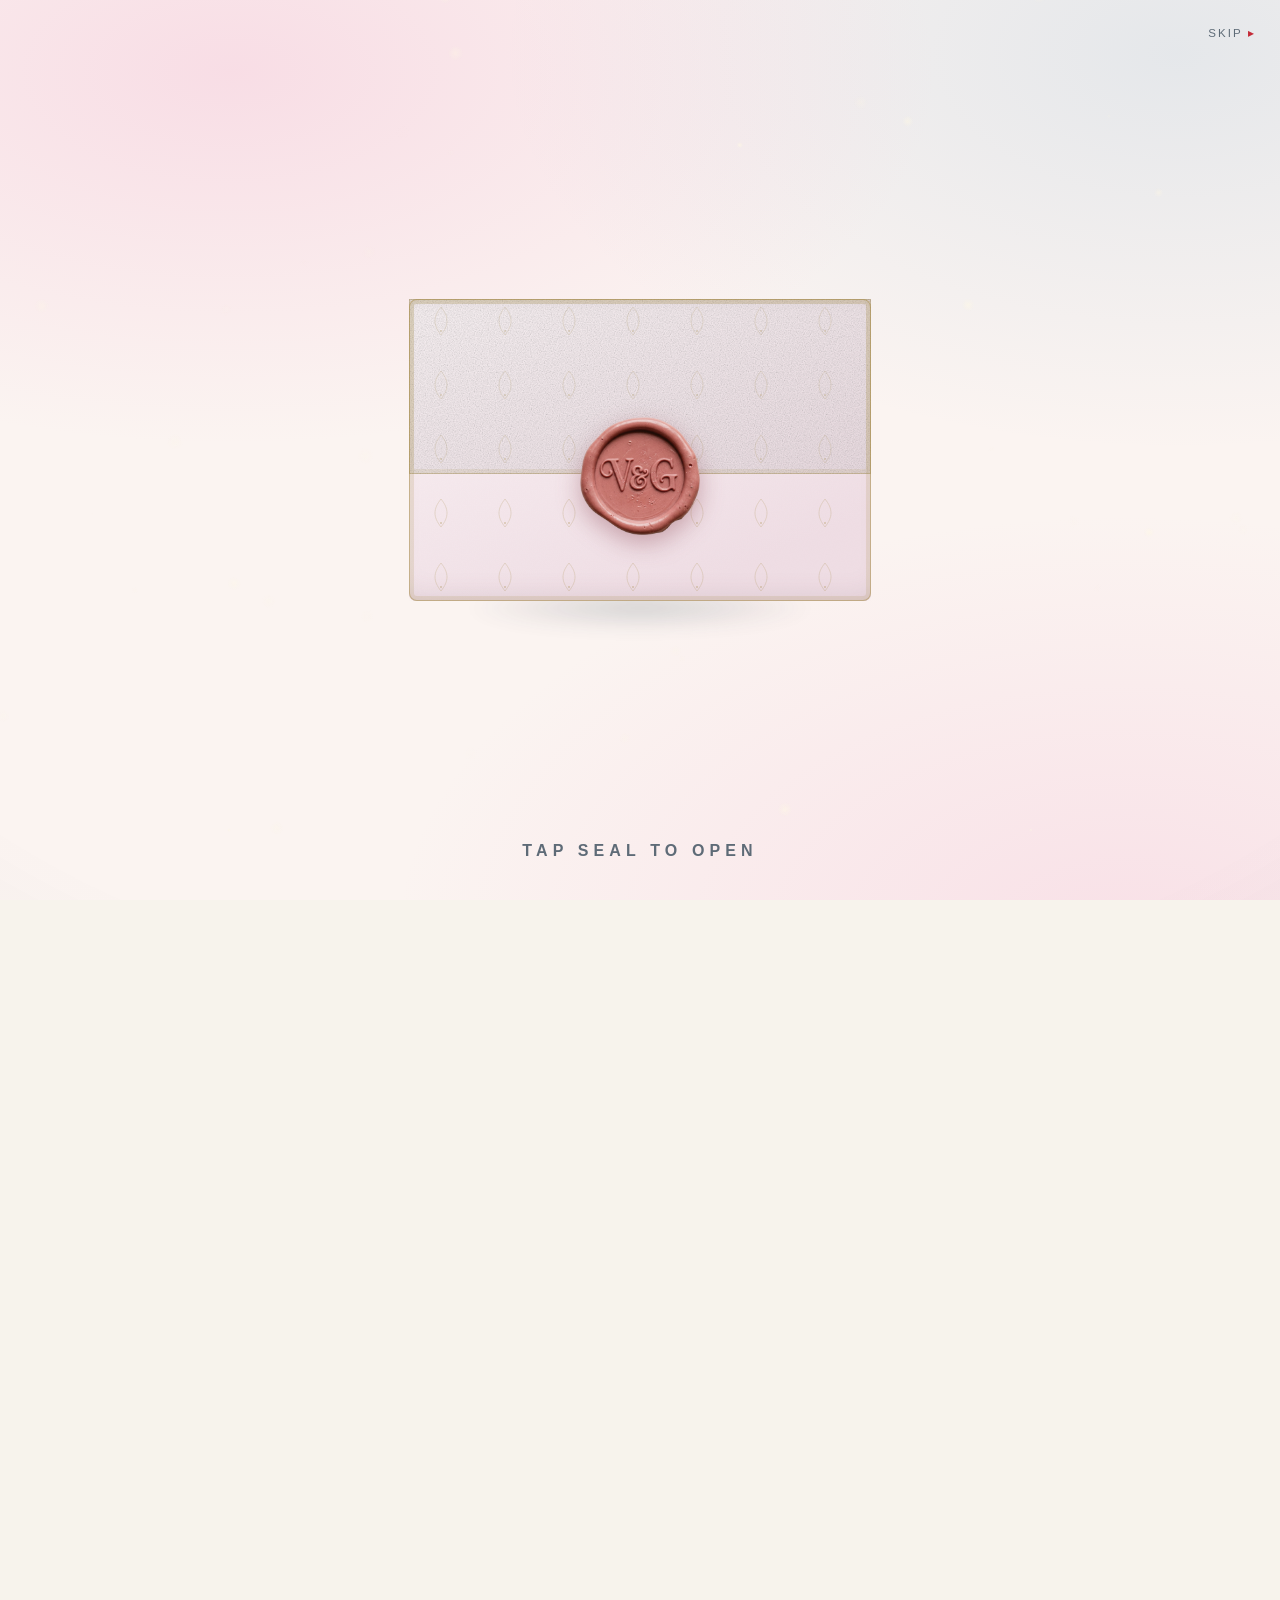
<file: goa/index.html>
<!DOCTYPE html>
<html lang="en">
<head>
  <meta charset="UTF-8">
  <meta name="viewport" content="width=device-width, initial-scale=1.0">
  <meta name="description" content="Join Vishu and Gagan for Cheers & Chamak, a sunset celebration by the sea in Goa.">
  <title>Vishu &amp; Gagan in Goa</title>
  <script>
    (function(){
      var t = null;
      try { t = localStorage.getItem('gv-theme'); } catch(e){}
      document.documentElement.setAttribute('data-theme', (t === 'light' || t === 'dark') ? t : 'light');
    })();
  </script>
  <script>
    (function(){
      var force = /[?&]intro(=|&|$)/.test(location.search);
      var off = /[?&]nointro(=|&|$)/.test(location.search);
      var reduce = window.matchMedia && window.matchMedia('(prefers-reduced-motion: reduce)').matches;
      if(force || (!off && !reduce)) document.documentElement.classList.add('intro-playing');
    })();
  </script>
  <link rel="stylesheet" href="../styles.css">
  <link rel="stylesheet" href="../intro.css">
  <link rel="stylesheet" href="goa.css">
</head>
<body>
  <div class="intro" id="intro" role="dialog" aria-label="Opening the invitation">
    <canvas class="intro-dust" id="introDust" aria-hidden="true"></canvas>
    <div class="intro-vignette" aria-hidden="true"></div>
    <button class="intro-skip" id="introSkip" type="button">Skip <span>&#9656;</span></button>
    <div class="intro-camera">
      <div class="intro-stage" id="introStage">
        <div class="env" id="env">
          <div class="env-shadow" aria-hidden="true"></div>
          <div class="env-back" aria-hidden="true"></div>
          <div class="card" id="card">
            <svg class="card-floral tl" viewBox="0 0 100 100" fill="none" stroke="currentColor" stroke-width="1.4" stroke-linecap="round" aria-hidden="true"><use href="#cf"/></svg>
            <svg class="card-floral tr" viewBox="0 0 100 100" fill="none" stroke="currentColor" stroke-width="1.4" stroke-linecap="round" aria-hidden="true"><use href="#cf"/></svg>
            <svg class="card-floral bl" viewBox="0 0 100 100" fill="none" stroke="currentColor" stroke-width="1.4" stroke-linecap="round" aria-hidden="true"><use href="#cf"/></svg>
            <svg class="card-floral br" viewBox="0 0 100 100" fill="none" stroke="currentColor" stroke-width="1.4" stroke-linecap="round" aria-hidden="true"><use href="#cf"/></svg>
            <p class="card-mono">&#10022;</p>
            <p class="card-eyebrow">With love, you're invited to Goa</p>
            <h1 class="card-names">Vishu <span class="amp">&amp;</span> Gagan</h1>
            <p class="card-date">11 December 2026</p>
            <p class="card-loc">Sernabatim · Goa</p>
          </div>
          <div class="env-front" aria-hidden="true"><span class="gold-edge"></span></div>
          <div class="env-flap" id="flap" aria-hidden="true">
            <div class="flap-rot">
              <div class="flap-face out"></div>
              <div class="flap-face in"></div>
              <div class="seal" id="seal"><img src="../images/seal-trim.png" alt=""></div>
            </div>
          </div>
        </div>
      </div>
    </div>
    <p class="intro-hint" id="introHint">Tap Seal To Open</p>
  </div>

  <svg width="0" height="0" style="position:absolute" aria-hidden="true"><defs>
    <g id="cf">
      <path d="M14 86 C22 60 40 44 70 34"/>
      <path d="M70 34 C60 33 52 28 50 18 C60 20 68 26 70 34Z" fill="currentColor" stroke="none" opacity=".9"/>
      <path d="M50 55 C44 52 40 46 40 38 C48 41 52 47 52 55Z" fill="currentColor" stroke="none" opacity=".85"/>
      <path d="M34 70 C28 68 24 62 25 55 C32 58 35 64 35 70Z" fill="currentColor" stroke="none" opacity=".8"/>
      <circle cx="76" cy="30" r="2.4" fill="currentColor" stroke="none"/>
    </g>
    <g id="floral-corner" fill="none" stroke="currentColor" stroke-linecap="round">
      <path d="M12 12 C55 32 92 64 126 116" stroke-width="1.8"/>
      <path d="M12 12 C46 20 82 22 122 18" stroke-width="1.5"/>
      <path d="M12 12 C20 46 22 82 18 122" stroke-width="1.5"/>
      <path d="M44 34 C34 30 28 20 30 8 C42 12 48 22 48 34 Z" fill="currentColor" stroke="none" opacity=".82"/>
      <path d="M70 58 C61 53 56 43 58 32 C68 38 72 48 70 58 Z" fill="currentColor" stroke="none" opacity=".78"/>
      <path d="M96 86 C88 79 85 68 89 58 C98 66 100 77 96 86 Z" fill="currentColor" stroke="none" opacity=".74"/>
      <path d="M56 18 C54 9 57 3 66 0 C68 8 65 15 58 20 Z" fill="currentColor" stroke="none" opacity=".7"/>
      <path d="M86 16 C84 8 88 2 96 0 C98 8 94 14 88 18 Z" fill="currentColor" stroke="none" opacity=".68"/>
      <path d="M18 56 C9 54 3 57 0 66 C8 68 15 65 20 58 Z" fill="currentColor" stroke="none" opacity=".7"/>
      <path d="M16 86 C8 84 2 88 0 96 C8 98 14 94 18 88 Z" fill="currentColor" stroke="none" opacity=".68"/>
      <circle cx="128" cy="20" r="2" fill="currentColor" stroke="none" opacity=".7"/>
      <circle cx="20" cy="128" r="2" fill="currentColor" stroke="none" opacity=".7"/>
      <g transform="translate(126,116)" fill="var(--ground)" stroke="currentColor" stroke-width="1.3" opacity=".95">
        <ellipse cx="0" cy="-8" rx="4.4" ry="7"/>
        <g transform="rotate(72)"><ellipse cx="0" cy="-8" rx="4.4" ry="7"/></g>
        <g transform="rotate(144)"><ellipse cx="0" cy="-8" rx="4.4" ry="7"/></g>
        <g transform="rotate(216)"><ellipse cx="0" cy="-8" rx="4.4" ry="7"/></g>
        <g transform="rotate(288)"><ellipse cx="0" cy="-8" rx="4.4" ry="7"/></g>
        <circle r="2.8" fill="currentColor" stroke="none"/>
      </g>
    </g>
    <g id="leaf-divider" fill="none" stroke="currentColor" stroke-width="1.3" stroke-linecap="round">
      <path d="M22 13 H92"/>
      <path d="M138 13 H208"/>
      <path d="M92 13 C86 10 82 12 78 7 C84 5 89 8 92 13Z" fill="currentColor" stroke="none" opacity=".85"/>
      <path d="M92 13 C86 16 82 14 78 19 C84 21 89 18 92 13Z" fill="currentColor" stroke="none" opacity=".85"/>
      <path d="M138 13 C144 10 148 12 152 7 C146 5 141 8 138 13Z" fill="currentColor" stroke="none" opacity=".85"/>
      <path d="M138 13 C144 16 148 14 152 19 C146 21 141 18 138 13Z" fill="currentColor" stroke="none" opacity=".85"/>
      <g transform="translate(115,13)" fill="var(--ground)" stroke="currentColor" stroke-width="1.2" opacity=".95">
        <ellipse cx="0" cy="-5" rx="3.1" ry="5"/>
        <g transform="rotate(72)"><ellipse cx="0" cy="-5" rx="3.1" ry="5"/></g>
        <g transform="rotate(144)"><ellipse cx="0" cy="-5" rx="3.1" ry="5"/></g>
        <g transform="rotate(216)"><ellipse cx="0" cy="-5" rx="3.1" ry="5"/></g>
        <g transform="rotate(288)"><ellipse cx="0" cy="-5" rx="3.1" ry="5"/></g>
        <circle r="2" fill="currentColor" stroke="none"/>
      </g>
    </g>
  </defs></svg>

  <div class="progress-bar" id="progressBar"></div>
  <canvas id="petalCanvas" aria-hidden="true"></canvas>

  <button class="theme-toggle" id="themeToggle" type="button" aria-label="Switch between light and dark theme">
    <svg class="icon-sun" viewBox="0 0 24 24" fill="none" stroke="currentColor" stroke-width="1.8" stroke-linecap="round"><circle cx="12" cy="12" r="4"/><path d="M12 2v2M12 20v2M4.2 4.2l1.4 1.4M18.4 18.4l1.4 1.4M2 12h2M20 12h2M4.2 19.8l1.4-1.4M18.4 5.6l1.4-1.4"/></svg>
    <svg class="icon-moon" viewBox="0 0 24 24" fill="currentColor"><path d="M20 14.5A8.5 8.5 0 019.5 4 8.5 8.5 0 1020 14.5z"/></svg>
  </button>

  <div class="page">
    <header class="hero" id="top">
      <svg class="hero-motif" viewBox="0 0 800 800" preserveAspectRatio="xMidYMid slice" aria-hidden="true">
        <defs>
          <pattern id="motif" width="120" height="120" patternUnits="userSpaceOnUse">
            <path d="M60 10 C80 30 80 50 60 70 C40 50 40 30 60 10Z" fill="none" stroke="var(--primary)" stroke-width="0.6" opacity="0.35"/>
            <circle cx="60" cy="60" r="2" fill="var(--accent-soft)" opacity="0.4"/>
          </pattern>
        </defs>
        <rect width="800" height="800" fill="url(#motif)"/>
      </svg>
      <svg class="floral-corner tl" viewBox="0 0 170 170" aria-hidden="true"><use href="#floral-corner"/></svg>
      <svg class="floral-corner tr" viewBox="0 0 170 170" aria-hidden="true"><use href="#floral-corner"/></svg>
      <div class="hero-content">
        <div class="hero-duo">
          <div class="hero-cluster">
            <img class="cluster-photo cluster-a" src="../images/3-trim.png" alt="Gagan kneeling to propose with a rose to Vishu">
            <img class="cluster-photo cluster-b" src="../images/4-trim.png" alt="Vishu and Gagan smiling together at their floral mehendi arch">
            <img class="cluster-photo cluster-c" src="../images/5-trim.png" alt="Vishu and Gagan in a warm embrace">
          </div>
        </div>
        <p class="hashtag-top">#SheDancedHeScored</p>
        <h1 class="couple-names">Vishu <span class="amp">&amp;</span> Gagan</h1>
        <p class="date-range">11 December 2026</p>
        <p class="locations"><span>Goa</span></p>
        <div class="countdown" id="countdown" aria-live="polite">
          <div class="unit"><span class="num" id="cd-days">–</span><span class="lbl">Days</span></div>
          <div class="unit"><span class="num" id="cd-hours">–</span><span class="lbl">Hrs</span></div>
          <div class="unit"><span class="num" id="cd-mins">–</span><span class="lbl">Min</span></div>
          <div class="unit"><span class="num" id="cd-secs">–</span><span class="lbl">Sec</span></div>
        </div>
        <div class="hero-actions">
          <button class="btn primary" id="petalsBtn" type="button">Shower petals</button>
        </div>
        <a class="scroll-cue" href="#venues"><span>Begin the celebration</span><span class="chev"></span></a>
      </div>
    </header>

  <nav class="day-nav" aria-label="Jump to day">
    <div class="day-nav-inner" id="dayNavInner">
      <button data-target="#venues">Getting there</button>
      <button data-target="#day5">Fri 11 · Goa</button>
      <button data-target="#dresscode">Dress code</button>
      <button data-target="#rsvp">RSVP</button>
    </div>
  </nav>

  <main>
    <section id="venues" class="section">
      <p class="eyebrow">Where it's happening</p>
      <h2>A Goan sunset reception</h2>
      <p class="section-lead">A sunset evening by the sea in South Goa on 11 December.</p>
      <div class="venue-grid">
        <article class="venue-card goa">
          <span class="venue-tag">11 December</span>
          <h3 class="venue-name">Mar Vista Beach House</h3>
          <p class="venue-loc">Copel Waddo, Sernabatim, Goa</p>
          <div class="travel-rows">
            <div class="travel-row">
              <span><b>Goa Intl. Airport</b> (Dabolim) — 27 km, ~40 min by taxi</span>
            </div>
            <div class="travel-row">
              <span><b>Manohar Intl. Airport</b> (Mopa) — 53 km, ~1 hr 20 min by taxi</span>
            </div>
            <div class="travel-row">
              <span><b>Madgaon (Margao) Railway Station</b> — 8 km, ~15–20 min by taxi</span>
            </div>
          </div>
          <div class="venue-map">
            <iframe title="Map to Mar Vista Beach House" src="https://maps.google.com/maps?q=Mar+Vista+Beach+House&z=15&output=embed" loading="lazy" referrerpolicy="no-referrer-when-downgrade" allowfullscreen></iframe>
          </div>
          <a class="map-link" href="https://maps.app.goo.gl/1qraVx649sPZk7Wv9" target="_blank" rel="noopener">
            <svg viewBox="0 0 24 24" fill="none" stroke="currentColor" stroke-width="1.7"><path d="M12 21s-7-5.3-7-11a7 7 0 0114 0c0 5.7-7 11-7 11z"/><circle cx="12" cy="10" r="2.6"/></svg>
            View on Google Maps
          </a>
        </article>
      </div>
    </section>

    <section id="day5" class="day-section goa-tex">
      <div class="day-head">
        <div class="day-head-text"><span class="day-date">Friday</span><h2>11th December 2026 · Goa</h2></div>
        <button class="ics-btn" data-day="5" type="button">
          <svg viewBox="0 0 24 24" fill="none" stroke="currentColor" stroke-width="1.6"><rect x="3" y="5" width="18" height="16" rx="2"/><path d="M3 10h18M8 3v4M16 3v4M12 14v4M10 16h4"/></svg>
          Add to calendar
        </button>
      </div>
      <ol class="timeline">
        <li class="event highlight">
          <time>5:30 PM</time>
          <div class="event-body">
            <h3>Cheers & Chamak - Mehfil by the Sea</h3>
            <ul>
              <li>Bride's sunset entry</li>
              <li>Tea, coffee &amp; snacks</li>
              <li>Dance performances &amp; DJ</li>
              <li>Dinner, entertainment &amp; celebration</li>
            </ul>
            <div class="dress-chip pastel"><span class="swirl"></span>Pastel colours · party wear</div>
            <p class="sub">Mar Vista Beach House, CopelWaddo, Sernabatim, Goa 403708</p>
          </div>
        </li>
      </ol>
    </section>

    <section id="dresscode" class="section">
      <p class="eyebrow">Quick reference</p>
      <h2>Dress code, at a glance</h2>
      <p class="section-lead">One function, one palette — a snapshot before you pack.</p>
      <div class="swatch-grid">
        <div class="swatch-card">
          <span class="swatch" style="background:linear-gradient(135deg,var(--secondary),var(--accent-soft),var(--primary));"></span>
          <span class="sc-date">11 Dec · Goa</span>
          <span class="sc-title">Pastels</span>
          <span class="sc-note">Party wear</span>
        </div>
      </div>
    </section>

    <section class="section">
      <p class="eyebrow">Good to know</p>
      <h2>A few extra notes</h2>
      <div class="extras-grid" style="margin-top:2rem;">
        <article class="extra-card">
          <h3>Dance performances</h3>
          <p>A WhatsApp group is forming for anyone dancing in Goa. Join in to coordinate rehearsals and run-throughs with the choreographers.</p>
        </article>
      </div>
    </section>

    <section id="rsvp" class="section">
      <h2>Kindly Respond</h2>
      <div class="extras-grid" style="margin-top:2rem;">
        <article class="extra-card">
          <p>To all our friends & family, please consider this our personal invitation.
          We can’t wait to celebrate these special moments with you! ❤️</p>
        </article>
      </div>

      <h3 style="margin-top:2rem;margin-bottom:1.2rem;">Goa celebration</h3>
      <div id="rsvp-goa" class="rsvp-card">
        <p>If you're joining us for the sunset reception in Goa on 11 December, please confirm your attendance below.</p>
      </div>
      <form class="rsvp-form" id="rsvpGoaForm" novalidate>
        <h3 class="eyebrow">RSVP for Goa</h3>
        <div class="form-grid">
          <label class="form-field">
            <span>Name</span>
            <input type="text" name="name" autocomplete="name" required>
          </label>
          <label class="form-field">
            <span>Contact number</span>
            <input type="tel" name="contact" autocomplete="tel" required>
          </label>
        </div>

        <fieldset class="form-field form-field-full radio-fieldset">
          <legend>Will you be joining us in Goa?</legend>
          <div class="radio-row">
            <label class="radio-pill"><input type="radio" name="response" value="Yes" required><span>Yes</span></label>
            <label class="radio-pill"><input type="radio" name="response" value="No"><span>No</span></label>
          </div>
        </fieldset>

        <div class="form-grid" id="rsvpGoaGuestsField" style="display:none;">
          <label class="form-field">
            <span>Number of guests</span>
            <input type="number" name="numGuests" min="1" step="1" required>
          </label>
        </div>

        <label class="form-field form-field-full">
          <span>A note for the bride and groom</span>
          <textarea name="noteForCouple" rows="3" placeholder="Share your wishes, favorite memories, or anything you'd like to say to Vishu &amp; Gagan"></textarea>
        </label>

        <div class="form-submit-row">
          <button type="submit" class="btn primary" id="rsvpGoaSubmit">Send RSVP</button>
          <p class="form-status" id="rsvpGoaStatus" role="status" aria-live="polite"></p>
        </div>
      </form>
    </section>

    <section class="section">
      <p class="eyebrow">Need help?</p>
      <h3>Contact for coordination</h3>
      <div style="background:white;padding:2rem;border-radius:8px;box-shadow:0 2px 8px rgba(43,30,40,0.1);">
        <p style="font-size:1.1rem;margin-bottom:0.5rem;">
          <strong>Vidhit Kankonkar</strong>
        </p>
        <p style="font-size:1rem;color:#5E6B77;">
          <a href="tel:+919923853578" style="color:#71A5C8;text-decoration:none;">+91 99238 53578</a>
        </p>
        <p style="font-size:0.95rem;color:#5E6B77;margin-top:1rem;">
          For any queries, coordination, or assistance with your RSVP and travel arrangements.
        </p>
      </div>
    </section>

    <section class="section note-section" style="border-bottom:none;">
      <div class="note-photo-frame">
        <img src="../images/2-trim.png" alt="Gagan and Vishu celebrating with arms raised at their floral mehendi arch, in a heart frame">
      </div>
      <svg class="leaf-divider" viewBox="0 0 230 26" aria-hidden="true"><use href="#leaf-divider"/></svg>
      <blockquote>
        "This is not just a wedding — it is an opportunity for all of us to come together, celebrate, laugh, dance, and create unforgettable memories. A beautiful Goan celebration by the sea awaits, and we truly hope you will be part of it."
        <span class="cite">Vishu &amp; Gagan</span>
      </blockquote>
    </section>
  </main>

  <footer class="footer">
    <svg class="floral-corner bl" viewBox="0 0 170 170" aria-hidden="true"><use href="#floral-corner"/></svg>
    <svg class="floral-corner br" viewBox="0 0 170 170" aria-hidden="true"><use href="#floral-corner"/></svg>
    <svg class="leaf-divider" viewBox="0 0 230 26" aria-hidden="true"><use href="#leaf-divider"/></svg>
    <p class="footer-names">Vishu <span class="amp">&amp;</span> Gagan</p>
    <p>With love ❤️</p>
    <p class="footer-hash">#SheDancedHeScored</p>
  </footer>
  </div>
  <script src="../intro.js"></script>
  <script src="page.js"></script>
  <script src="header.js"></script>
  <script src="calendar.js"></script>
  <script src="goa.js"></script>
</body>
</html>
</file>
<file: styles.css>
:root{
  --ink:#2B3E50;
  --ink-soft:#5E6B77;
  --ground:#F7F3EC;
  --surface:#FFFFFF;
  --surface-muted:#E2E7ED;
  --surface-line:rgba(43,62,80,0.10);
  --primary:#F1A8CA;
  --primary-deep:#CD95B4;
  --secondary:#71A5C8;
  --secondary-deep:#4A6C86;
  --accent-soft:#F8D5E5;
  --accent-pop:#C42B38;
  --botanical:#AD9457;
  --lavender:#B1A6C9;
  --on-accent:#2B3E50;
  --shadow:0 18px 40px -22px rgba(43,62,80,0.16);
  --font-display:"Big Caslon","Didot","Bodoni 72","Playfair Display",Georgia,"Times New Roman",serif;
  --font-body:Optima,"Avenir Next","Segoe UI",-apple-system,BlinkMacSystemFont,sans-serif;
}
@media (prefers-color-scheme: dark){
  :root{
    --ink:#F3EDE3;
    --ink-soft:#B7C2CC;
    --ground:#212C36;
    --surface:#2A3844;
    --surface-muted:#33414C;
    --surface-line:rgba(243,237,227,0.14);
    --primary:#F1A8CA;
    --primary-deep:#F3B5D2;
    --secondary:#71A5C8;
    --secondary-deep:#9ACBE5;
    --accent-soft:#4A3540;
    --accent-pop:#D96670;
    --botanical:#C9B27A;
    --lavender:#B1A6C9;
    --on-accent:#2B3E50;
    --shadow:0 18px 44px -20px rgba(0,0,0,0.35);
  }
}
:root[data-theme="dark"]{
  --ink:#F3EDE3;
  --ink-soft:#B7C2CC;
  --ground:#212C36;
  --surface:#2A3844;
  --surface-muted:#33414C;
  --surface-line:rgba(243,237,227,0.14);
  --primary:#F1A8CA;
  --primary-deep:#F3B5D2;
  --secondary:#71A5C8;
  --secondary-deep:#9ACBE5;
  --accent-soft:#4A3540;
  --accent-pop:#D96670;
  --botanical:#C9B27A;
  --lavender:#B1A6C9;
  --on-accent:#2B3E50;
  --shadow:0 18px 44px -20px rgba(0,0,0,0.35);
}
:root[data-theme="light"]{
  --ink:#2B3E50;
  --ink-soft:#5E6B77;
  --ground:#F7F3EC;
  --surface:#FFFFFF;
  --surface-muted:#E2E7ED;
  --surface-line:rgba(43,62,80,0.10);
  --primary:#F1A8CA;
  --primary-deep:#CD95B4;
  --secondary:#71A5C8;
  --secondary-deep:#4A6C86;
  --accent-soft:#F8D5E5;
  --accent-pop:#C42B38;
  --botanical:#AD9457;
  --lavender:#B1A6C9;
  --on-accent:#2B3E50;
  --shadow:0 18px 40px -22px rgba(43,62,80,0.16);
}
*{box-sizing:border-box;}
html{overflow-x:hidden;}
html,body{margin:0;padding:0;}
body{background:var(--ground);color:var(--ink);font-family:var(--font-body);line-height:1.6;
  -webkit-font-smoothing:antialiased;transition:background-color 0.3s ease,color 0.3s ease;}
.page{max-width:100%;}
h1,h2,h3{font-family:var(--font-display);font-weight:600;text-wrap:balance;}
p{margin:0;}
a{color:inherit;}
button{font-family:var(--font-body);cursor:pointer;}
.eyebrow{
  text-transform:uppercase;letter-spacing:0.22em;font-size:0.72rem;font-weight:600;
  color:var(--accent-pop);
}
@media (prefers-reduced-motion: reduce){
  *{animation-duration:0.001ms !important;animation-iteration-count:1 !important;transition-duration:0.001ms !important;scroll-behavior:auto !important;}
}

/* progress bar */
.progress-bar{position:fixed;top:0;left:0;height:3px;background:linear-gradient(90deg,var(--accent-soft),var(--accent-pop));
  width:0%;z-index:200;transition:width 0.1s linear;}

/* theme toggle */
.theme-toggle{
  position:fixed;top:1rem;right:1rem;z-index:150;
  width:42px;height:42px;border-radius:50%;
  background:var(--surface);border:1px solid var(--surface-line);
  display:flex;align-items:center;justify-content:center;
  box-shadow:0 6px 16px -6px rgba(0,0,0,0.3);
  color:var(--ink);cursor:pointer;transition:transform 0.2s ease,background-color 0.3s ease;
}
.theme-toggle:hover{transform:scale(1.07);}
.theme-toggle:focus-visible{outline:2px solid var(--accent-pop);outline-offset:2px;}
.theme-toggle svg{width:19px;height:19px;}
.theme-toggle .icon-moon{display:none;}
@media (prefers-color-scheme: dark){
  .theme-toggle .icon-sun{display:none;}
  .theme-toggle .icon-moon{display:block;}
}
:root[data-theme="dark"] .theme-toggle .icon-sun{display:none;}
:root[data-theme="dark"] .theme-toggle .icon-moon{display:block;}
:root[data-theme="light"] .theme-toggle .icon-sun{display:block;}
:root[data-theme="light"] .theme-toggle .icon-moon{display:none;}
@media (max-width:640px){
  .theme-toggle{top:0.7rem;right:0.7rem;width:38px;height:38px;}
  .theme-toggle svg{width:17px;height:17px;}
}

/* HERO */
.hero{
  position:relative;min-height:100svh;display:flex;align-items:center;justify-content:center;
  text-align:center;padding:6rem 1.5rem 4rem;overflow:hidden;
  background:
    radial-gradient(ellipse at 20% -10%, color-mix(in srgb, var(--primary) 22%, transparent), transparent 55%),
    radial-gradient(ellipse at 85% 110%, color-mix(in srgb, var(--accent-soft) 26%, transparent), transparent 55%),
    var(--ground);
}
.hero-motif{position:absolute;inset:0;pointer-events:none;opacity:0.5;}
.hero-content{position:relative;z-index:2;display:flex;flex-direction:column;align-items:center;gap:1.1rem;max-width:640px;}
.hero-duo{display:flex;justify-content:center;margin-bottom:0.4rem;}
.hero-cluster{display:flex;align-items:center;justify-content:center;}
.cluster-photo{display:block;width:auto;height:auto;
  filter:drop-shadow(0 14px 24px rgba(0,0,0,0.28));
  animation:photo-in 0.9s ease-out both;}
.cluster-a{width:clamp(108px,19vw,148px);transform:rotate(-9deg);margin-right:-26px;margin-top:22px;z-index:1;position:relative;animation-delay:0.08s;}
.cluster-b{width:clamp(148px,27vw,208px);z-index:2;position:relative;}
.cluster-c{width:clamp(108px,19vw,148px);transform:rotate(9deg);margin-left:-26px;margin-top:22px;z-index:1;position:relative;animation-delay:0.16s;}
@keyframes photo-in{0%{opacity:0;transform:translateY(14px) scale(0.97);}100%{opacity:1;transform:translateY(0) scale(1);}}
.cluster-a{animation-name:photo-in-a;}
.cluster-c{animation-name:photo-in-c;}
@keyframes photo-in-a{0%{opacity:0;transform:rotate(-9deg) translateY(14px) scale(0.97);}100%{opacity:1;transform:rotate(-9deg) translateY(0) scale(1);}}
@keyframes photo-in-c{0%{opacity:0;transform:rotate(9deg) translateY(14px) scale(0.97);}100%{opacity:1;transform:rotate(9deg) translateY(0) scale(1);}}
.hashtag-top{font-family:var(--font-display);font-style:italic;font-size:clamp(1.2rem,3.4vw,1.7rem);font-weight:600;letter-spacing:0.02em;color:var(--accent-pop);}
.couple-names{font-size:clamp(3rem,10vw,5.6rem);line-height:1.02;color:var(--ink);}
.couple-names .amp{font-style:italic;color:var(--accent-pop);padding:0 0.12em;}
.date-range{font-size:1.05rem;color:var(--ink-soft);font-variant-numeric:tabular-nums;letter-spacing:0.02em;}
.locations{display:flex;gap:0.6rem;align-items:center;font-size:0.85rem;text-transform:uppercase;letter-spacing:0.15em;color:var(--ink-soft);}
.locations .dot{width:4px;height:4px;border-radius:50%;background:var(--ink-soft);}
.countdown{display:flex;gap:1.4rem;margin-top:0.6rem;}
.countdown .unit{display:flex;flex-direction:column;align-items:center;min-width:56px;}
.countdown .num{font-family:var(--font-display);font-size:1.9rem;color:var(--accent-pop);font-variant-numeric:tabular-nums;}
.countdown .lbl{font-size:0.62rem;text-transform:uppercase;letter-spacing:0.14em;color:var(--ink-soft);}
.hero-actions{display:flex;gap:0.8rem;margin-top:1rem;flex-wrap:wrap;justify-content:center;}
.btn{
  border:1px solid var(--surface-line);background:var(--surface);color:var(--ink);
  padding:0.7rem 1.4rem;border-radius:999px;font-size:0.82rem;letter-spacing:0.04em;
  transition:transform 0.18s ease, background 0.18s ease, border-color .18s ease;
}
.btn:hover{transform:translateY(-2px);border-color:var(--primary);}
.btn:focus-visible{outline:2px solid var(--accent-pop);outline-offset:2px;}
.btn.primary{background:var(--primary);color:var(--on-accent);border-color:var(--primary);}
.btn.primary:hover{background:var(--primary-deep);}
.btn.primary:disabled{background:var(--surface-muted);color:var(--ink-soft);border-color:var(--surface-line);cursor:not-allowed;opacity:0.6;}
.scroll-cue{margin-top:2.2rem;font-size:0.78rem;color:var(--ink-soft);letter-spacing:0.08em;
  display:flex;flex-direction:column;align-items:center;gap:0.35rem;text-decoration:none;}
.scroll-cue .chev{width:9px;height:9px;border-right:1.5px solid var(--ink-soft);border-bottom:1.5px solid var(--ink-soft);
  transform:rotate(45deg);animation:bob 1.8s ease-in-out infinite;}
@keyframes bob{0%,100%{transform:translateY(0) rotate(45deg);}50%{transform:translateY(5px) rotate(45deg);}}

/* DAY NAV */
.day-nav{position:sticky;top:0;z-index:100;background:color-mix(in srgb, var(--ground) 88%, transparent);
  backdrop-filter:blur(10px);border-bottom:1px solid var(--surface-line);}
.day-nav-inner{display:flex;gap:0.4rem;overflow-x:auto;padding:0.7rem 1rem;max-width:1080px;margin:0 auto;
  scrollbar-width:thin;}
.day-nav-inner::-webkit-scrollbar{height:4px;}
.day-nav button{
  flex:0 0 auto;background:transparent;border:1px solid transparent;color:var(--ink-soft);
  padding:0.45rem 0.9rem;border-radius:999px;font-size:0.76rem;white-space:nowrap;letter-spacing:0.02em;
  transition:all .2s ease;
}
.day-nav button:hover{color:var(--ink);border-color:var(--surface-line);}
.day-nav button.active{background:var(--primary);color:var(--on-accent);}

main{max-width:880px;margin:0 auto;padding:0 1.4rem;}
.section{padding:4.5rem 0;border-bottom:1px solid var(--surface-line);}
.section h2{font-size:clamp(1.7rem,4vw,2.3rem);margin-bottom:0.5rem;}
.section-lead{color:var(--ink-soft);max-width:52ch;margin-bottom:2rem;}

/* VENUES */
.venue-grid{display:grid;grid-template-columns:repeat(auto-fit,minmax(280px,1fr));gap:1.4rem;}
.venue-card{
  background:var(--surface);border:1px solid var(--surface-line);border-radius:4px 28px 4px 28px;
  padding:1.8rem;box-shadow:var(--shadow);position:relative;
}
.venue-card.punjab{border-top:3px solid var(--primary);}
.venue-card.goa{border-top:3px solid var(--secondary);}
.venue-tag{font-size:0.68rem;text-transform:uppercase;letter-spacing:0.16em;font-weight:600;}
.venue-card.punjab .venue-tag{color:var(--accent-pop);}
.venue-card.goa .venue-tag{color:var(--secondary-deep);}
.venue-name{font-family:var(--font-display);font-size:1.3rem;margin-top:0.5rem;}
.venue-loc{color:var(--ink-soft);font-size:0.9rem;margin-top:0.15rem;}
.travel-rows{margin-top:1.1rem;display:flex;flex-direction:column;gap:0.7rem;}
.travel-row{display:flex;gap:0.6rem;align-items:flex-start;font-size:0.85rem;color:var(--ink-soft);}
.travel-row svg{flex:0 0 auto;width:18px;height:18px;margin-top:0.1rem;color:var(--accent-pop);}
.travel-row b{color:var(--ink);}
.venue-note{margin-top:1.1rem;font-size:0.83rem;color:var(--ink-soft);font-style:italic;}
.venue-map{
  margin-top:1.2rem;border-radius:12px;overflow:hidden;
  border:1px solid var(--surface-line);box-shadow:var(--shadow);
  background:var(--surface-muted);
}
.venue-map iframe{
  display:block;width:100%;height:180px;border:0;
}
.map-link{
  display:inline-flex;align-items:center;gap:0.45rem;margin-top:1.1rem;
  font-size:0.82rem;font-weight:600;letter-spacing:0.02em;color:var(--accent-pop);
  text-decoration:none;border-bottom:1px solid color-mix(in srgb, var(--accent-pop) 40%, transparent);
  padding-bottom:0.15rem;transition:border-color .2s ease;
}
.map-link:hover{border-color:var(--accent-pop);}
.map-link:focus-visible{outline:2px solid var(--accent-pop);outline-offset:3px;}
.map-link svg{width:15px;height:15px;flex:0 0 auto;}

/* DAY SECTIONS */
.day-section{padding:4.5rem 0;border-bottom:1px solid var(--surface-line);}
.day-head{display:flex;align-items:baseline;justify-content:space-between;flex-wrap:wrap;gap:0.8rem;margin-bottom:2.2rem;}
.day-head-text{padding-left:1.25rem;}
.day-head-text .day-date{display:block;font-size:0.78rem;text-transform:uppercase;letter-spacing:0.18em;color:var(--ink-soft);margin-bottom:0.3rem;}
.day-head-text h2{font-size:clamp(1.6rem,4vw,2.1rem);}
.ics-btn{
  border:1px solid var(--surface-line);background:transparent;color:var(--ink-soft);
  padding:0.5rem 1rem;border-radius:999px;font-size:0.75rem;display:inline-flex;align-items:center;gap:0.4rem;
  transition:all .2s ease;
}
.ics-btn:hover{border-color:var(--primary);color:var(--ink);}
.ics-btn svg{width:14px;height:14px;}

.timeline{list-style:none;margin:0;padding:0;position:relative;}
.timeline::before{content:"";position:absolute;left:84px;top:6px;bottom:6px;width:1px;
  background:linear-gradient(var(--surface-line),var(--surface-line));}
.event{display:grid;grid-template-columns:84px 1fr;column-gap:2.3rem;padding:1.1rem 0;position:relative;align-items:start;}
.event time,.event .time-label{font-size:0.78rem;color:var(--ink-soft);padding-top:0.15rem;padding-right:16px;
  text-align:right;font-variant-numeric:tabular-nums;position:relative;}
.event time::after,.event .time-label::after{content:"";position:absolute;left:84px;top:0.35rem;width:10px;height:10px;
  border-radius:50%;background:var(--ground);border:2px solid var(--accent-pop);transform:translateX(-50%);}
.event-body{margin-top:0;}
.event-body h3{font-size:1.15rem;margin:0 0 0.4rem 0;}
.event-body p.sub{color:var(--ink-soft);font-size:0.88rem;margin-top:0.4rem;}
.event-body ul{margin:0.5rem 0 0;padding-left:1.1rem;color:var(--ink-soft);font-size:0.9rem;}
.event-body ul li{margin-bottom:0.2rem;}
.event.highlight .event-body{
  background:var(--surface);border:1px solid var(--surface-line);border-radius:4px 22px 4px 22px;
  padding:1.3rem 1.4rem;box-shadow:var(--shadow);
}
.event-icon{display:inline-flex;width:30px;height:30px;align-items:center;justify-content:center;
  border-radius:50%;background:color-mix(in srgb, var(--primary) 14%, transparent);color:var(--accent-pop);
  margin-bottom:0.6rem;}
.event-icon svg{width:16px;height:16px;}
.dress-chip{
  display:inline-flex;align-items:center;gap:0.5rem;margin-top:0.8rem;padding:0.35rem 0.8rem;
  border-radius:999px;font-size:0.76rem;font-weight:600;letter-spacing:0.02em;
}
.dress-chip .swirl{width:14px;height:14px;border-radius:50%;flex:0 0 auto;}
.dress-chip.pink-orange{background:color-mix(in srgb,var(--primary) 22%, transparent);color:#96592E;}
.dress-chip.pink-orange .swirl{background:conic-gradient(var(--primary),#F0BE8E);}
.dress-chip.lavender{background:color-mix(in srgb,var(--lavender) 24%, transparent);color:#5A3E78;}
.dress-chip.lavender .swirl{background:linear-gradient(135deg,var(--lavender),#E2D3F0);}
.dress-chip.redblue{background:color-mix(in srgb,var(--secondary) 24%, transparent);color:#2A5A80;}
.dress-chip.redblue .swirl{background:linear-gradient(135deg,var(--accent-pop),var(--secondary));}
.dress-chip.anycolor{background:color-mix(in srgb,var(--accent-soft) 26%, transparent);color:#8A6A2E;}
.dress-chip.anycolor .swirl{background:conic-gradient(var(--primary),var(--accent-pop),var(--secondary),var(--lavender),var(--primary));}
.dress-chip.pastel{background:color-mix(in srgb,var(--secondary) 22%, transparent);color:#2A5A80;}
.dress-chip.pastel .swirl{background:linear-gradient(135deg,var(--accent-soft),var(--primary),var(--secondary));}
@media (prefers-color-scheme: dark){
  .dress-chip.pink-orange{color:#F5D5A8;}
  .dress-chip.lavender{color:#E2D3F0;}
  .dress-chip.redblue{color:#BFDCEF;}
  .dress-chip.anycolor{color:#EFD9A8;}
  .dress-chip.pastel{color:#BFD8E4;}
}
:root[data-theme="dark"] .dress-chip.pink-orange{color:#F5D5A8;}
:root[data-theme="dark"] .dress-chip.lavender{color:#E2D3F0;}
:root[data-theme="dark"] .dress-chip.redblue{color:#BFDCEF;}
:root[data-theme="dark"] .dress-chip.anycolor{color:#EFD9A8;}
:root[data-theme="dark"] .dress-chip.pastel{color:#BFD8E4;}
:root[data-theme="light"] .dress-chip.pink-orange{color:#96592E;}
:root[data-theme="light"] .dress-chip.lavender{color:#5A3E78;}
:root[data-theme="light"] .dress-chip.redblue{color:#2A5A80;}
:root[data-theme="light"] .dress-chip.anycolor{color:#8A6A2E;}
:root[data-theme="light"] .dress-chip.pastel{color:#2A5A80;}

details.dresscode-detail{margin-top:0.7rem;font-size:0.84rem;color:var(--ink-soft);}
details.dresscode-detail summary{cursor:pointer;color:var(--accent-pop);font-weight:600;list-style:none;}
details.dresscode-detail summary::-webkit-details-marker{display:none;}
details.dresscode-detail summary::before{content:"+ ";}
details.dresscode-detail[open] summary::before{content:"− ";}
details.dresscode-detail .dd-body{padding-top:0.5rem;line-height:1.7;}

.day-section.punjab-tex{
  background-image:radial-gradient(circle at 8% 20%, color-mix(in srgb, var(--primary) 6%, transparent) 0, transparent 40%),
    radial-gradient(circle at 95% 75%, color-mix(in srgb, var(--accent-soft) 8%, transparent) 0, transparent 45%);
}
.day-section.goa-tex{
  background-image:radial-gradient(circle at 92% 15%, color-mix(in srgb, var(--secondary) 10%, transparent) 0, transparent 45%),
    radial-gradient(circle at 5% 80%, color-mix(in srgb, var(--secondary) 7%, transparent) 0, transparent 42%);
}

/* DRESS CODE GRID */
.swatch-grid{display:grid;grid-template-columns:repeat(auto-fit,minmax(150px,1fr));gap:1rem;}
.swatch-card{background:var(--surface);border:1px solid var(--surface-line);border-radius:16px;
  padding:1.1rem;display:flex;flex-direction:column;gap:0.5rem;}
.swatch{display:block;width:100%;height:44px;border-radius:10px;}
.swatch-card .sc-date{font-size:0.68rem;text-transform:uppercase;letter-spacing:0.1em;color:var(--ink-soft);}
.swatch-card .sc-title{font-family:var(--font-display);font-size:1.02rem;}
.swatch-card .sc-note{font-size:0.78rem;color:var(--ink-soft);}

/* EXTRAS */
.extras-grid{display:grid;grid-template-columns:repeat(auto-fit,minmax(260px,1fr));gap:1.4rem;}
.extra-card{background:var(--surface);border:1px solid var(--surface-line);border-radius:4px 20px 4px 20px;padding:1.5rem;}
.extra-card h3{font-size:1.05rem;margin-bottom:0.5rem;color:var(--accent-pop);}
.extra-card p{font-size:0.9rem;color:var(--ink-soft);}

/* RSVP */
.rsvp-section{text-align:left;}
.rsvp-card{background:linear-gradient(135deg,color-mix(in srgb,var(--primary) 10%,var(--surface)),color-mix(in srgb,var(--accent-soft) 10%,var(--surface)));
  border:1px solid var(--surface-line);border-radius:6px 30px 6px 30px;padding:2rem;box-shadow:var(--shadow);}
.rsvp-list{display:grid;grid-template-columns:repeat(auto-fit,minmax(160px,1fr));gap:0.8rem;margin:1.4rem 0;list-style:none;padding:0;}
.rsvp-list li{font-size:0.85rem;padding:0.7rem 0.9rem;background:var(--surface-muted);border-radius:10px;border:1px solid var(--surface-line);}
.rsvp-note{font-size:0.85rem;color:var(--ink-soft);margin-top:0.8rem;}

.rsvp-form h3{font-size:0.9rem;font-weight:700;margin-bottom:2.5rem;letter-spacing:0.15em;}
.rsvp-form{margin-top:1.6rem;background:var(--surface);border:1px solid var(--surface-line);
  border-radius:6px 30px 6px 30px;padding:2rem;box-shadow:var(--shadow);}
.form-grid{display:grid;grid-template-columns:repeat(auto-fit,minmax(200px,1fr));gap:1rem;margin-bottom:1rem;}
.form-field{display:flex;flex-direction:column;gap:0.4rem;font-size:0.82rem;color:var(--ink-soft);}
.form-field-full{grid-column:1/-1;}
.form-field span{font-weight:600;letter-spacing:0.02em;color:var(--ink);}
.form-field input[required]~span::after,
.form-field select[required]~span::after,
.form-field textarea[required]~span::after,
.form-field input[required]::-webkit-textfield-decoration-container::after{content:" *";color:var(--accent-pop);}
.rsvp-yes-fields .form-field input[required]~span::after,
.rsvp-yes-fields .form-field select[required]~span::after,
.rsvp-yes-fields .form-field textarea[required]~span::after{content:" *";color:var(--accent-pop);}
#rsvpGoaGuestsField .form-field input[required]~span::after{content:" *";color:var(--accent-pop);}
.form-field input,.form-field select,.form-field textarea{
  font-family:var(--font-body);font-size:0.92rem;color:var(--ink);
  background:var(--ground);border:1px solid var(--surface-line);border-radius:10px;
  padding:0.6rem 0.8rem;width:100%;
}
.form-field textarea{resize:vertical;min-height:2.6rem;}
.form-field input:focus,.form-field select:focus,.form-field textarea:focus{
  outline:2px solid var(--accent-pop);outline-offset:1px;
}
.radio-fieldset{border:none;padding:0;margin:0 0 1.4rem;}
.radio-fieldset legend{font-size:0.82rem;font-weight:600;color:var(--ink);margin-bottom:0.5rem;padding:0;}
.radio-row{display:flex;gap:0.7rem;}
.radio-pill{display:inline-flex;align-items:center;gap:0.5rem;padding:0.5rem 1.1rem;
  border:1px solid var(--surface-line);border-radius:999px;font-size:0.85rem;color:var(--ink);
  background:var(--ground);cursor:pointer;transition:all .2s ease;}
.radio-pill input{accent-color:var(--accent-pop);}
.radio-pill:has(input:checked){background:color-mix(in srgb,var(--primary) 28%, transparent);border-color:var(--primary);}
.rsvp-yes-fields{padding-top:0.4rem;border-top:1px solid var(--surface-line);margin-top:0.2rem;}
.rsvp-yes-fields .form-grid:first-child{margin-top:1.2rem;}
.form-submit-row{display:flex;align-items:center;gap:1rem;flex-wrap:wrap;margin-top:0.6rem;}
.form-status{font-size:0.85rem;color:var(--ink-soft);}
.form-status.success{color:var(--accent-pop);font-weight:600;}
.form-status.error{color:var(--accent-pop);}

/* NOTE */
.note-section{text-align:center;}
.note-photo-frame{width:clamp(230px,40vw,320px);margin:0 auto 1.6rem;}
.note-photo-frame img{width:100%;height:auto;display:block;filter:drop-shadow(0 16px 26px rgba(0,0,0,0.25));}
blockquote{font-family:var(--font-display);font-size:clamp(1.2rem,3vw,1.6rem);line-height:1.5;
  max-width:56ch;margin:0 auto;color:var(--ink);font-style:italic;}
blockquote .cite{display:block;font-family:var(--font-body);font-style:normal;font-size:0.8rem;
  letter-spacing:0.1em;text-transform:uppercase;color:var(--ink-soft);margin-top:1.5rem;}

/* FOOTER */
.footer{text-align:center;padding:4rem 1.4rem 3rem;position:relative;overflow:hidden;}
.footer-names{font-family:var(--font-display);font-size:2.4rem;margin-bottom:0.4rem;position:relative;}
.footer-names .amp{font-style:italic;color:var(--accent-pop);}
.footer p{color:var(--ink-soft);font-size:0.9rem;position:relative;}
.footer-hash{margin-top:0.6rem;color:var(--accent-pop);letter-spacing:0.04em;position:relative;}

/* botanical decorations (from the invitation) */
.floral-corner{position:absolute;width:clamp(94px,16vw,168px);height:auto;
  color:var(--botanical);opacity:.58;pointer-events:none;z-index:1;}
.floral-corner.tl{top:-4px;left:-4px;}
.floral-corner.tr{top:-4px;right:-4px;transform:scaleX(-1);}
.floral-corner.bl{bottom:-4px;left:-4px;transform:scaleY(-1);}
.floral-corner.br{bottom:-4px;right:-4px;transform:scale(-1,-1);}
.leaf-divider{display:block;width:min(230px,62%);height:auto;
  margin:0.2rem auto 1.5rem;color:var(--botanical);opacity:.85;}
.note-section .leaf-divider{margin:1.6rem auto 1.9rem;}
:root[data-theme="dark"] .floral-corner{opacity:.44;}
@media (prefers-color-scheme: dark){:root:not([data-theme="light"]) .floral-corner{opacity:.44;}}
@media (max-width:640px){
  .floral-corner{width:clamp(70px,21vw,108px);}
  .leaf-divider{width:min(200px,72%);}
}

/* petals canvas */
#petalCanvas{position:fixed;inset:0;pointer-events:none;z-index:300;}

@media (max-width:640px){
  .timeline::before{left:60px;}
  .event{grid-template-columns:60px 1fr;column-gap:1.6rem;}
  .event time::after,.event .time-label::after{left:60px;}
  main{padding:0 1rem;}
  .section,.day-section{padding:3.2rem 0;}
  .hero{padding:4.5rem 1.1rem 2.8rem;}
  .couple-names{font-size:clamp(2.5rem,13vw,4rem);}
  .cluster-a,.cluster-c{width:clamp(80px,23vw,124px);margin-top:16px;}
  .cluster-a{margin-right:-18px;}
  .cluster-c{margin-left:-18px;}
  .cluster-b{width:clamp(108px,32vw,172px);}
  .countdown{gap:0.7rem;}
  .countdown .unit{min-width:46px;}
  .countdown .num{font-size:1.5rem;}
  .hero-actions{gap:0.6rem;}
  .hero-actions .btn{font-size:0.76rem;padding:0.6rem 1.1rem;}
  .note-photo-frame{width:clamp(180px,58vw,260px);}
  .venue-card{padding:1.4rem;}
  .day-nav-inner{padding:0.6rem 0.8rem;}
  .rsvp-card{padding:1.4rem;}
  .venue-grid{grid-template-columns:repeat(auto-fit,minmax(230px,1fr));}
  .extras-grid{grid-template-columns:repeat(auto-fit,minmax(220px,1fr));}
}
@media (max-width:360px){
  .couple-names{font-size:clamp(2.1rem,14vw,3.4rem);}
  .cluster-a,.cluster-c{width:clamp(66px,21vw,104px);}
  .cluster-b{width:clamp(90px,29vw,148px);}
  .countdown{gap:0.5rem;}
  .countdown .unit{min-width:40px;}
}
</file>
<file: intro.css>
/* ============================================================
   Cinematic opening — "unsealing the invitation"
   Palette matched to the site theme (blush / sandstone / slate /
   antique-gold / crimson). The real V&G wax seal
   (images/seal-trim.png) rides on the flap so it lifts away whole.

   Layering model (robust — no translucency):
     env-back (z1, opaque)  <  card (z2)  <  env-front pocket (z3, opaque)
                                          <  env-flap (z4, opaque)
   The card is ALWAYS behind the opaque front pocket, so its lower part is
   simply occluded (tucked in) — never rendered see-through. The card rises
   until all its text clears the pocket mouth. The card's z-index is never
   lifted above the front, which is what previously caused the 3D flap to
   composite over it / the back to show through.
   ============================================================ */

:root{
  --iv-paper:#FBF4F6;      /* blush-white paper */
  --iv-paper-2:#FFFFFF;    /* card face */
  --iv-champ:#F4E7EC;      /* soft pink linen */
  --iv-champ-2:#ECD9E1;    /* deeper blush linen */
  --iv-back:#F1E7EA;       /* envelope interior */
  --iv-gold:#AD9457;       /* antique gold (site --botanical) */
  --iv-gold-hi:#CDB47C;    /* brushed highlight */
  --iv-gold-lo:#8A7440;    /* deep gold */
  --iv-ink:#2B3E50;        /* slate (site --ink) */
  --iv-ink-soft:#5E6B77;   /* site --ink-soft */
  --iv-blue:#71A5C8;       /* site --secondary */
  --iv-blush:#F1A8CA;      /* site --primary */
  --iv-crimson:#C42B38;    /* site --accent-pop */
  /* faint paper grain */
  --grain:url("data:image/svg+xml;utf8,<svg xmlns='http://www.w3.org/2000/svg' width='140' height='140'><filter id='n'><feTurbulence type='fractalNoise' baseFrequency='0.86' numOctaves='2' stitchTiles='stitch'/><feColorMatrix type='saturate' values='0'/></filter><rect width='140' height='140' filter='url(%23n)' opacity='0.5'/></svg>");
  /* faint repeating diamond-motif, echoes the site's own hero pattern */
  --pattern:url("data:image/svg+xml;utf8,<svg xmlns='http://www.w3.org/2000/svg' width='64' height='64'><g fill='none' stroke='%23AD9457' stroke-width='0.6' opacity='0.42'><path d='M32 8 C40 18 40 26 32 36 C24 26 24 18 32 8Z'/><circle cx='32' cy='32' r='1' fill='%23AD9457' stroke='none'/></g></svg>");
}

/* ---- Hide the live page while the intro plays (no FOUC) ---- */
.intro{display:none;}
html.intro-playing{overflow:hidden;height:100%;}
html.intro-playing .intro{display:block;}
html.intro-playing .page,
html.intro-playing .theme-toggle,
html.intro-playing .progress-bar,
html.intro-playing #petalCanvas{opacity:0 !important;transition:opacity .8s ease;}
html.intro-revealed .page,
html.intro-revealed .theme-toggle,
html.intro-revealed .progress-bar,
html.intro-revealed #petalCanvas{opacity:1;}

/* ---------------- Overlay ---------------- */
.intro{
  position:fixed;inset:0;z-index:9999;overflow:hidden;
  background:
    radial-gradient(120% 90% at 18% 8%, color-mix(in srgb, var(--iv-blush) 30%, transparent), transparent 46%),
    radial-gradient(110% 90% at 88% 104%, color-mix(in srgb, var(--iv-blush) 26%, transparent), transparent 52%),
    radial-gradient(120% 100% at 92% 6%, color-mix(in srgb, var(--iv-blue) 16%, transparent), transparent 44%),
    #FBF4F1;
  color:var(--iv-ink);
  font-family:"Big Caslon","Didot","Bodoni 72","Playfair Display",Georgia,serif;
  cursor:pointer;
  opacity:1;transition:opacity .8s ease;
  -webkit-tap-highlight-color:transparent;
}
.intro.reveal{opacity:0;}
.intro-dust{position:absolute;inset:0;width:100%;height:100%;pointer-events:none;}
.intro-vignette{
  position:absolute;inset:0;pointer-events:none;
  background:radial-gradient(130% 120% at 50% 46%, transparent 54%, rgba(43,62,80,0.12) 100%);
  mix-blend-mode:multiply;
}

.intro-skip{
  position:fixed;top:1.15rem;right:1.2rem;z-index:3;
  font-family:Optima,"Avenir Next","Segoe UI",-apple-system,sans-serif;
  font-size:.72rem;letter-spacing:.18em;text-transform:uppercase;
  color:var(--iv-ink-soft);background:transparent;border:0;padding:.5rem .3rem;
  opacity:.0;animation:hint-in .9s ease .8s forwards;
}
.intro-skip span{color:var(--iv-crimson);}
.intro-skip:hover{color:var(--iv-ink);}
.intro-hint{
  position:fixed;left:0;right:0;bottom:2.3rem;text-align:center;z-index:1;margin:0;
  font-family:Optima,"Avenir Next","Segoe UI",sans-serif;
  font-size:1rem;letter-spacing:.32em;text-transform:uppercase;color:var(--iv-ink-soft);
  font-weight:bold;opacity:0;animation:hint-in .9s ease 1.6s forwards;
}
.intro.zoom .intro-hint,.intro.zoom .intro-skip{opacity:0 !important;animation:none;transition:opacity .4s;}
@keyframes hint-in{to{opacity:1;}}
@keyframes hint-pulse{0%,100%{opacity:0;}30%,60%{opacity:.85;}}

/* ---------------- Camera / stage ---------------- */
.intro-camera{
  position:absolute;inset:0;display:flex;align-items:center;justify-content:center;
  transform:scale(.9);
  transition:transform 3s cubic-bezier(.33,0,.15,1);
  will-change:transform;
}
.intro.cam-in .intro-camera{transform:scale(1);}

.intro-stage{
  position:relative;perspective:1700px;perspective-origin:50% 50%;
  transform:scale(1);transform-origin:50% 55%;
  transition:transform 6s cubic-bezier(.66,0,.28,1);
  will-change:transform;
}
.intro.zoom .intro-stage{transform:scale(2.5);}

/* ---------------- Envelope ---------------- */
.env{
  --envW:462px;--envH:302px;
  position:relative;width:var(--envW);height:var(--envH);
  transform:scale(var(--s,1));
  transition:transform 1.5s cubic-bezier(.34,.02,.16,1);
}
/* thin gold double-frame around the whole envelope silhouette */
.env::before{
  content:"";position:absolute;inset:0;border-radius:8px;pointer-events:none;z-index:7;
  box-shadow:
    inset 0 0 0 1px rgba(173,148,87,.55),
    inset 0 0 0 5px rgba(173,148,87,.18);
}
/* keep gold frame visible when card is revealed and rising (stays behind card but visible around edges) */
.env.open.rise::before{
  z-index:8;
}
.env-shadow{
  position:absolute;left:50%;bottom:-30px;width:78%;height:46px;transform:translateX(-50%);
  background:radial-gradient(ellipse at center, rgba(43,62,80,.28), transparent 70%);
  filter:blur(9px);opacity:.7;transition:opacity .8s ease;
}
.intro.zoom .env-shadow{opacity:0;}

/* interior back panel (seen behind the rising card) — OPAQUE, z1 */
.env-back{
  position:absolute;inset:0;border-radius:7px;z-index:1;
  background:
    var(--pattern),
    linear-gradient(160deg,#F3E8EC,#E9D8DF);
  background-size:64px 64px, auto;
  box-shadow:inset 0 0 40px rgba(120,80,96,.14);
}
.env-back::after{content:"";position:absolute;inset:0;background:var(--grain);opacity:.05;border-radius:7px;}

/* ---- the invitation card ---- (z2 — always BEHIND the front pocket) */
.card{
  position:absolute;left:50%;top:2px;width:300px;height:260px;
  margin-left:-150px;
  border-radius:5px;
  background:linear-gradient(165deg,#FFFFFF 0%,#FBF2F5 100%);
  box-shadow:0 10px 22px -14px rgba(43,30,40,.4);
  transform:translateY(6px);
  transition:transform 1.5s cubic-bezier(.34,.02,.16,1), box-shadow 1.2s ease, opacity .3s ease;
  z-index:2;overflow:hidden;
  display:flex;flex-direction:column;align-items:center;justify-content:flex-start;
  text-align:center;padding:20px 24px 16px;
  /* hide the card while the envelope is closed; reveal when the flap opens */
  visibility:hidden;opacity:0;
}
.card::after{content:"";position:absolute;inset:0;background:var(--grain);opacity:.04;pointer-events:none;}
/* rise: move envelope down and card up to center on screen */
.env.rise{transform:translateY(236px);}
.env.rise .card{transform:translateY(-275px);box-shadow:0 34px 50px -26px rgba(43,30,40,.45);z-index:13;}

/* reveal the card once the flap has begun to open (env.open) */
.env.open .card{visibility:visible;opacity:1;}

/* When the card rises, make sure envelope decorations stay behind the card
   but keep the front pocket border visible */
.env.rise::before,
.env.rise .env-front::before,
.env.rise .env-wreath,
.env.rise .env-shadow{
  z-index:1;
}

.card-floral{position:absolute;width:52px;height:52px;color:var(--iv-gold);opacity:0;
  transition:opacity 1.2s ease .35s;}
.env.rise .card-floral{opacity:.9;}
.intro.zoom .card-floral{opacity:0;transition:opacity .5s;}
.card-floral.tl{top:8px;left:8px;}
.card-floral.tr{top:8px;right:8px;transform:scaleX(-1);}
.card-floral.bl{bottom:8px;left:8px;transform:scaleY(-1);}
.card-floral.br{bottom:8px;right:8px;transform:scale(-1);}

.card-mono{
  font-size:1.1rem;letter-spacing:.18em;color:var(--iv-crimson);margin:.2rem 0 .5rem;
  opacity:0;transform:translateY(6px);transition:opacity .9s ease .35s,transform .9s ease .35s;
}
.card-eyebrow{
  font-family:Optima,"Avenir Next",sans-serif;font-size:.56rem;letter-spacing:.28em;
  text-transform:uppercase;color:var(--iv-ink-soft);margin:0 0 .55rem;
  opacity:0;transition:opacity .9s ease .5s;
}
.card-names{
  position:relative;font-size:2.5rem;line-height:1.04;color:var(--iv-ink);margin:0;
  opacity:0;transform:translateY(8px);
  transition:opacity 1s ease .5s,transform 1s ease .5s;
}
.card-names .amp{font-style:italic;color:var(--iv-crimson);padding:0 .06em;}
.card-date{
  font-family:Optima,"Avenir Next",sans-serif;font-size:.72rem;letter-spacing:.05em;
  color:var(--iv-ink-soft);margin:.7rem 0 0;
  opacity:0;transition:opacity 1s ease .65s;
}
.card-loc{
  font-family:Optima,"Avenir Next",sans-serif;font-size:.56rem;letter-spacing:.3em;
  text-transform:uppercase;color:var(--iv-blue);margin:.5rem 0 0;
  opacity:0;transition:opacity 1s ease .8s;
}
.env.rise .card-mono,
.env.rise .card-eyebrow,
.env.rise .card-names,
.env.rise .card-date,
.env.rise .card-loc{opacity:1;transform:translateY(0);}

/* gold-foil shimmer sweep across the names */
.card-names::after{
  content:"";position:absolute;inset:-4px;pointer-events:none;
  background:linear-gradient(105deg,transparent 38%,rgba(205,180,124,.8) 50%,transparent 62%);
  background-size:260% 100%;background-position:180% 0;
  mix-blend-mode:screen;opacity:0;
}
.env.shimmer .card-names::after{animation:foil 1.5s ease .1s 1 both;}
@keyframes foil{0%{background-position:180% 0;opacity:0;}
  20%{opacity:1;}80%{opacity:1;}100%{background-position:-80% 0;opacity:0;}}

/* ---- front pocket of the envelope (covers lower half; card sits BEHIND) ----
   OPAQUE, z3. Rectangular shape so the flap can cover it completely. */
.env-front{
  position:absolute;inset:0;z-index:3;border-radius:7px;
  background:
    var(--pattern),
    linear-gradient(158deg,#FBF3F5 0%,#EFDDE4 82%);
  background-size:64px 64px, auto;
  box-shadow:inset 0 -18px 30px -20px rgba(120,80,96,.22);
}
.env-front::before{ /* pocket shading / subtle grain — no diagonal creases here */
  content:"";position:absolute;inset:0;pointer-events:none;
  background:none; /* no diagonal crease on pocket */
  opacity:1;
  /* keep paper grain overlay on the pocket via ::after */
}
.env-front::after{content:"";position:absolute;inset:0;background:var(--grain);opacity:.05;}
.env-front .gold-edge{ display:none; }

/* Draw a thin antique-gold stroke that exactly follows the triangular flap
   shape using an SVG background on the flap itself. This ensures the gold
   border hugs the flap edges and does not cross into the pocket area. */
.intro.zoom .env-front{opacity:0;transition:opacity .55s ease;}

/* gold foil laurel wreath, cradling the wax seal on the pocket */
.env-wreath{ display:none !important; }
.intro.zoom .env-wreath{opacity:0;transition:opacity .5s ease;}

/* ---- top flap that unfolds ---- (OPAQUE, z4; rectangular shape, covers top half)
   The 3D fold lives inside .flap-rot. translateZ(0) isolates this subtree
   into its own compositing layer so it stays cleanly above the pocket. */
.env-flap{
  position:absolute;left:0;top:0;width:100%;height:175px;z-index:4;
  perspective:1200px;transform:translateZ(0);
}
/* Closed, the flap (z4) covers the letter. Once it hinges open it stays
   on top so it's visible opening/standing upright. */
.env.open .env-flap{z-index:12;}
.intro.zoom .env-flap{opacity:0;transition:opacity .55s ease;}
.flap-rot{
  position:absolute;inset:0;transform-origin:50% 0;transform:rotateX(0deg);
  transform-style:preserve-3d;
  transition:transform 1.35s cubic-bezier(.5,.02,.2,1);
}
.env.open .flap-rot{transform:rotateX(174deg);} 

/* When the envelope is opening, hide the pocket's static crease so it doesn't
   intersect the rotating flap crease; the flap's own crease stays visible */
.env.open .env-front::before{opacity:0;transition:opacity .35s ease;}
.flap-face{
  position:absolute;inset:0;backface-visibility:hidden;
}
.flap-face.out{
  background:
    var(--pattern),
    linear-gradient(157deg,#FBF3F5 0%,#EAD8DF 100%);
  background-size:64px 64px, auto;
  box-shadow:
    inset 0 6px 16px -8px rgba(120,80,96,.2),
    inset 0 0 0 1px rgba(173,148,87,.55),
    inset 0 0 0 5px rgba(173,148,87,.18);
}
.flap-face.out::after{content:"";position:absolute;inset:0;opacity:1;pointer-events:none;z-index:4;
  background:var(--grain);
  background-size:auto;
}
.flap-face.in{
  transform:rotateY(180deg);
  /* Make the inner flap use the same pattern/gradient as the outer pocket
     so opening the flap doesn't reveal a gold interior. */
  background:
    var(--pattern),
    linear-gradient(157deg,#FBF3F5 0%,#EAD8DF 100%);
  background-size:64px 64px, auto;
  box-shadow:
    inset 0 6px 16px -8px rgba(120,80,96,.2),
    inset 0 0 0 1px rgba(173,148,87,.55),
    inset 0 0 0 5px rgba(173,148,87,.18);
}
.flap-face.in .liner{
  display:none;
}

/* ---- wax seal (real emblem, whole & intact) ----
   Lives inside .flap-rot so it lifts away attached to the flap as one
   piece — no cracking or splitting, just a clean, ceremonial lift. */
.seal{
  position:absolute;left:50%;top:100%;width:120px;height:120px;
  margin:-58px 0 0 -60px;z-index:5;
  filter:drop-shadow(0 8px 12px rgba(120,40,55,.35));
  backface-visibility:hidden;
}
.seal img{width:100%;height:100%;object-fit:contain;display:block;backface-visibility:hidden;}

/* hide the seal immediately when the envelope opens */
.env.open .seal{
  display:none !important;
}

@media (max-width:520px){
  .card-names{font-size:2.1rem;}

  /* Mobile intro animation fixes */
  .intro-stage{
    perspective:1000px !important;
    transform-origin:50% 50% !important;
  }
  .intro.zoom .intro-stage{
    transform:scale(1.8) !important;
  }

  /* Reduce camera dolly zoom on mobile */
  .intro-camera{
    transform:scale(.95) !important;
  }

  /* Adjust hint button for mobile */
  .intro-hint{
    font-size:.65rem;
    bottom:1.5rem;
  }
}
</file>
<file: goa/goa.css>
/* Goa page. Everything else (header, sections, forms, footer, palette) comes from ../styles.css. */

/* Center the Goa intro card's content vertically so it fills the card evenly */
.card{justify-content:center;}
</file>
